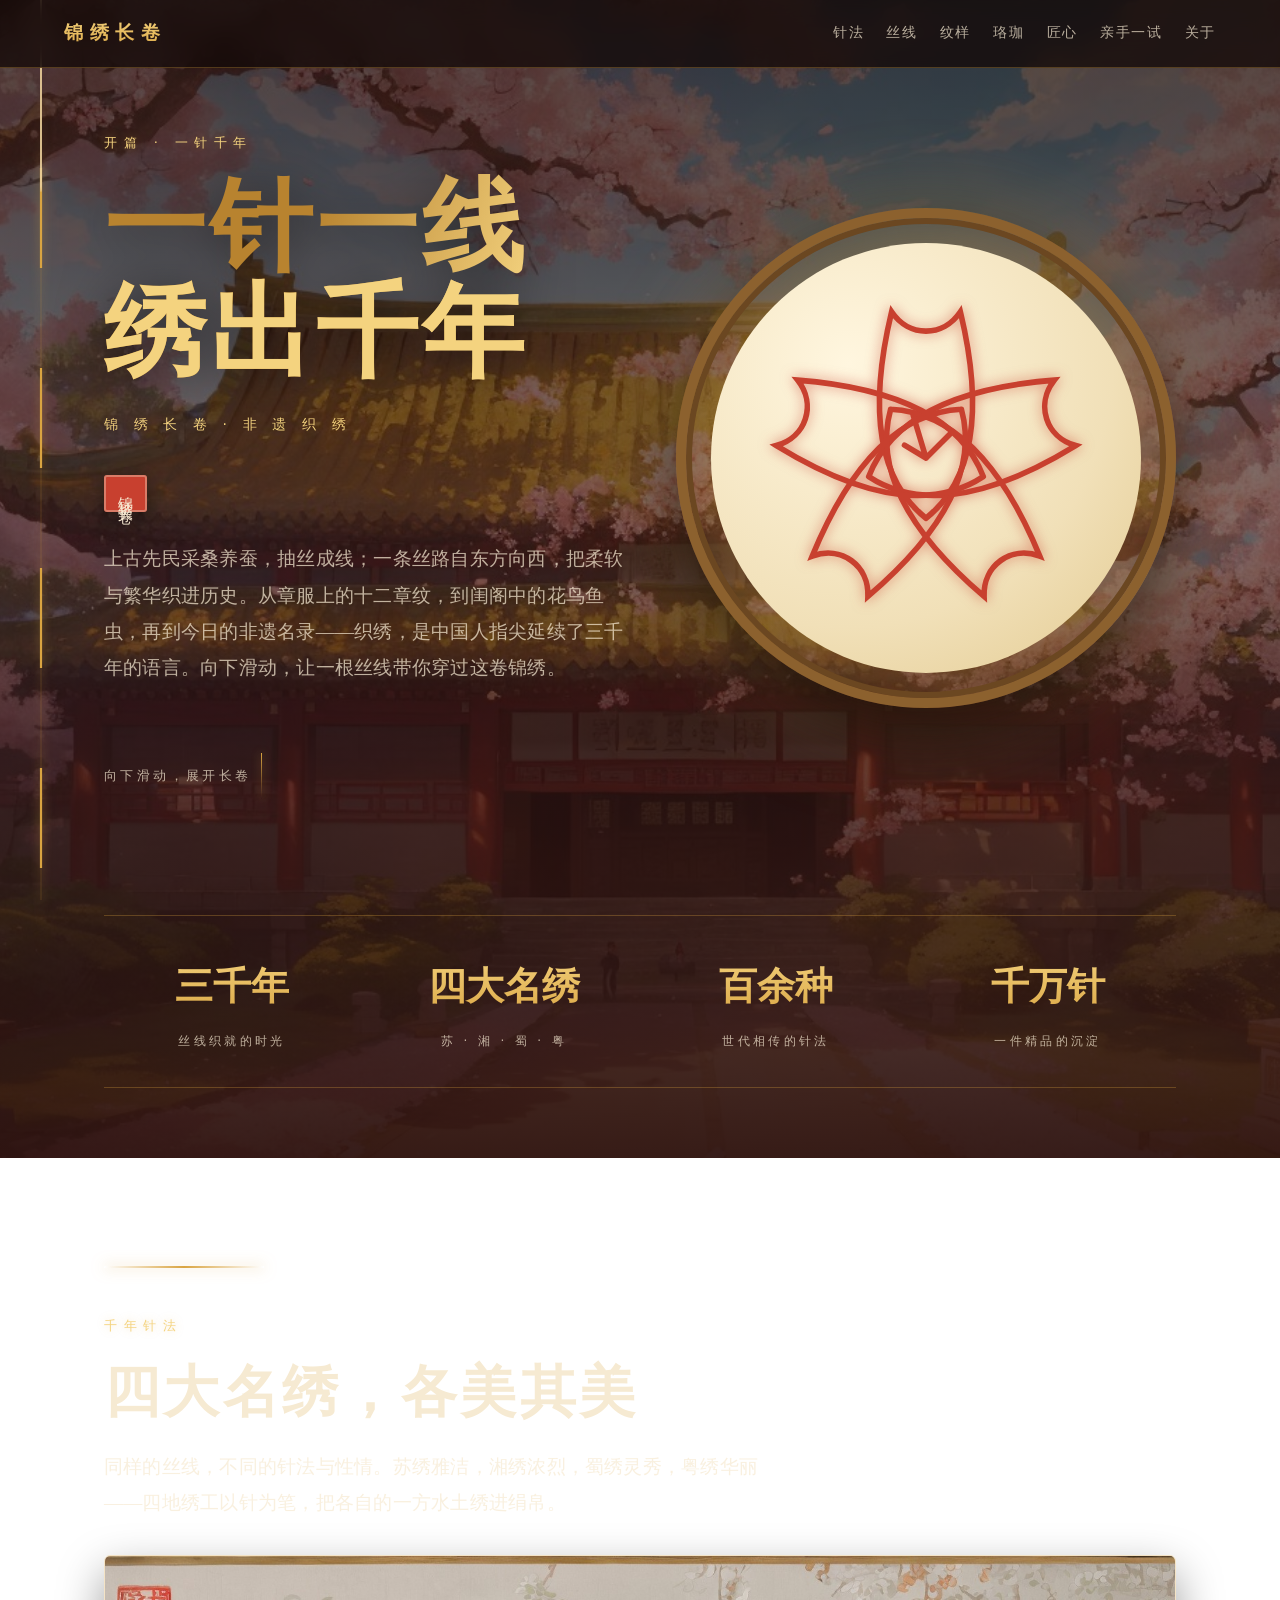
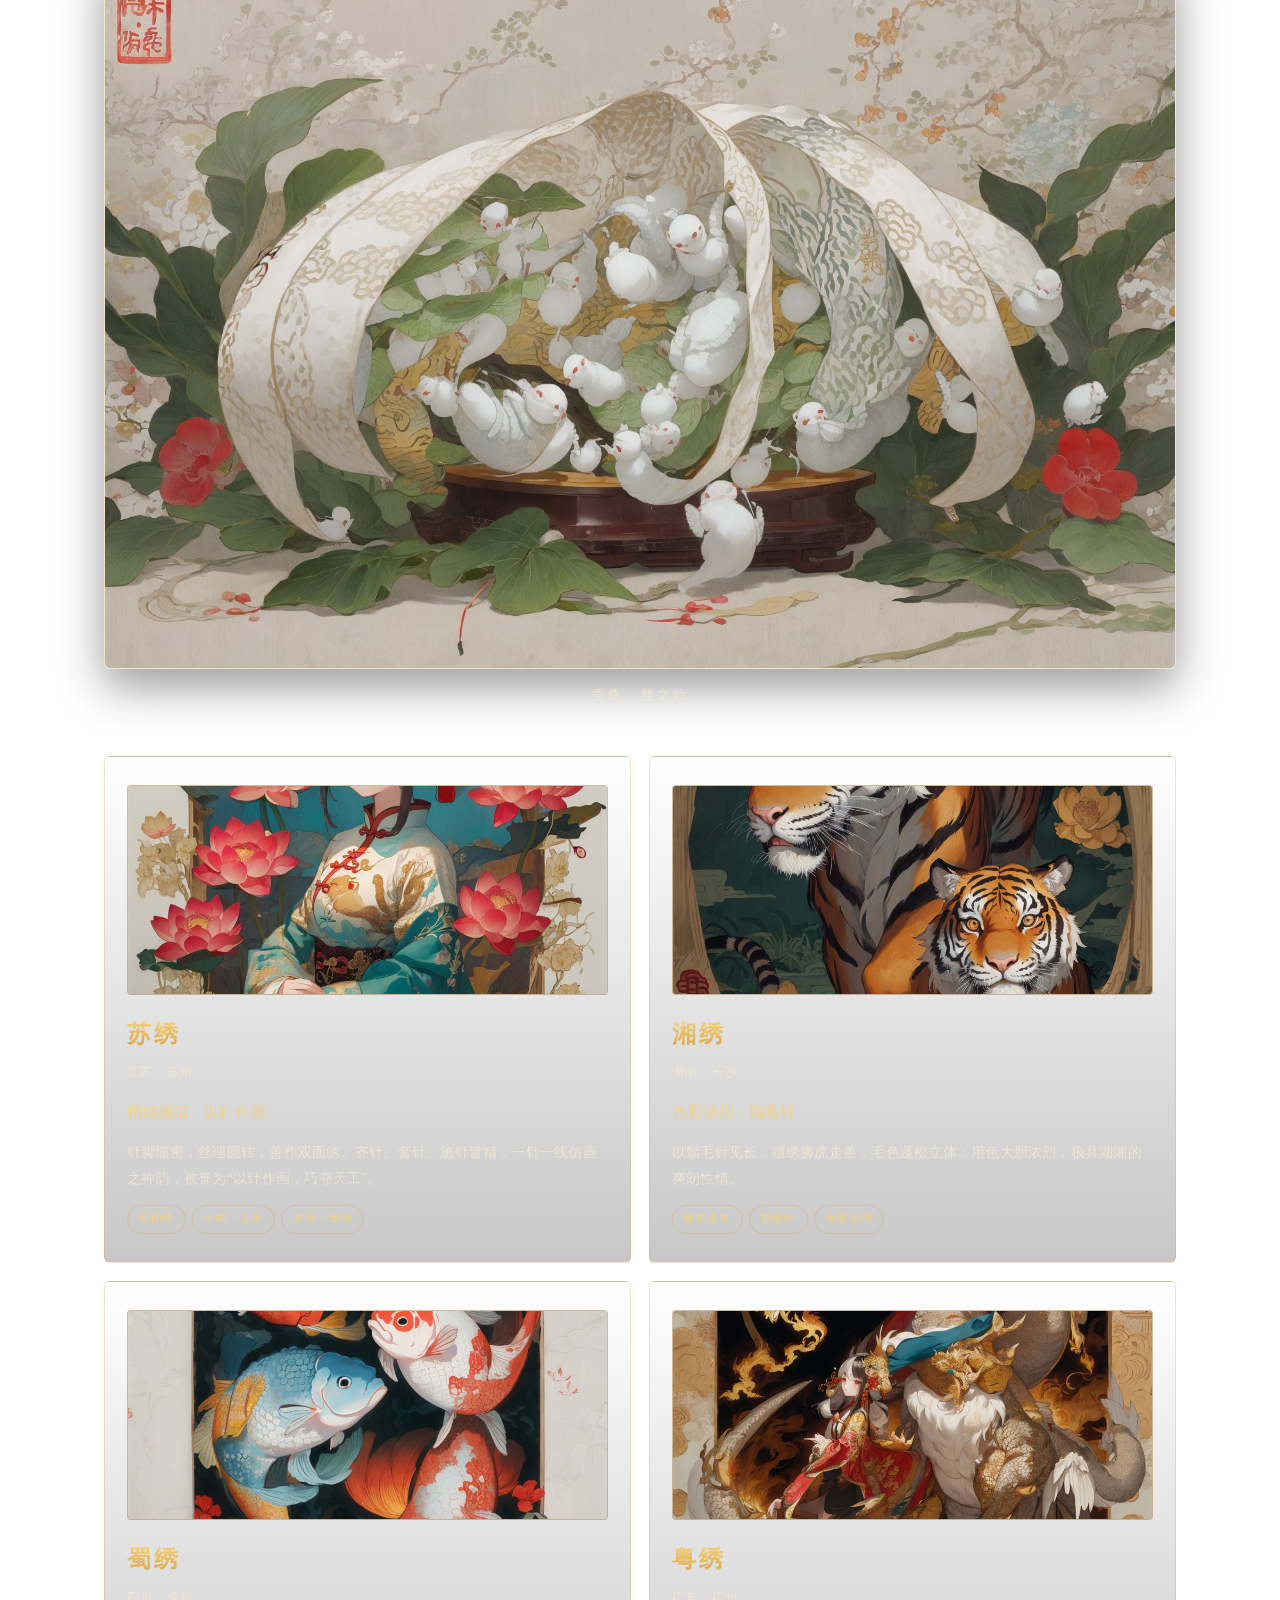
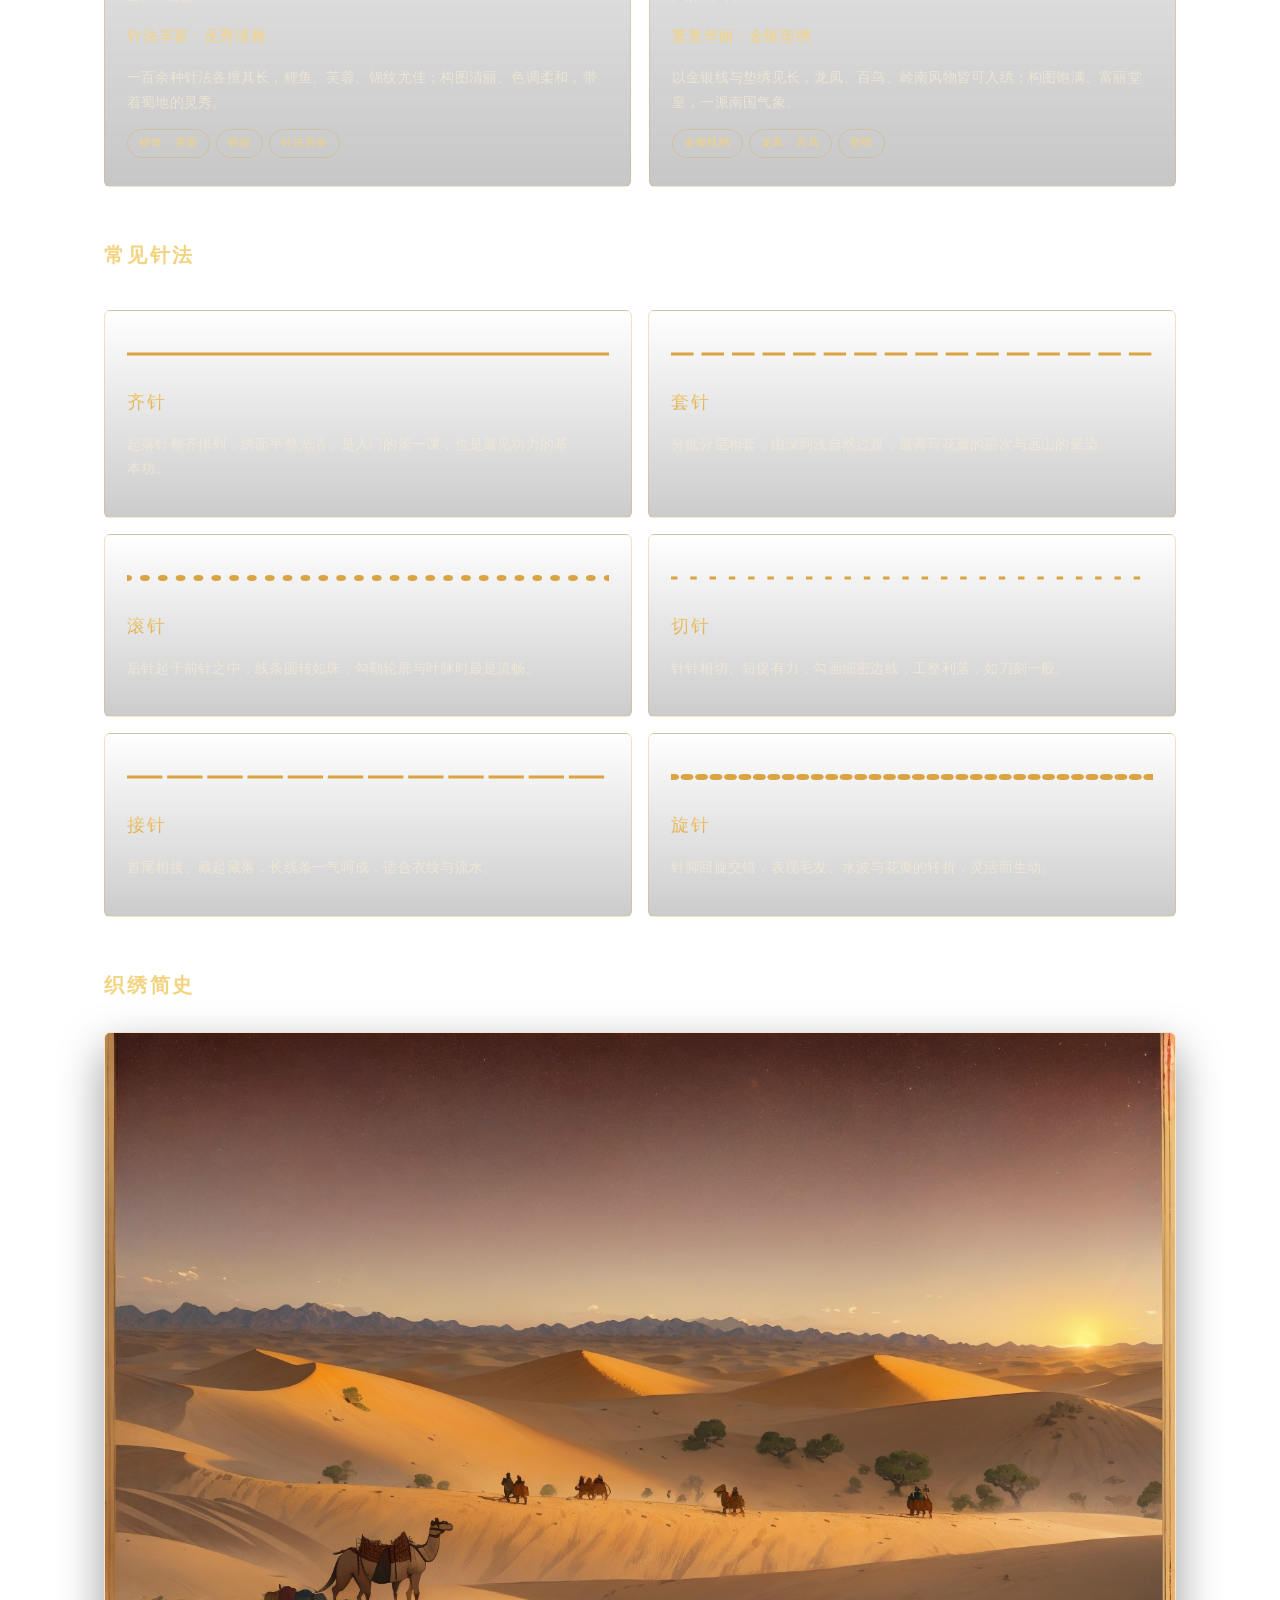
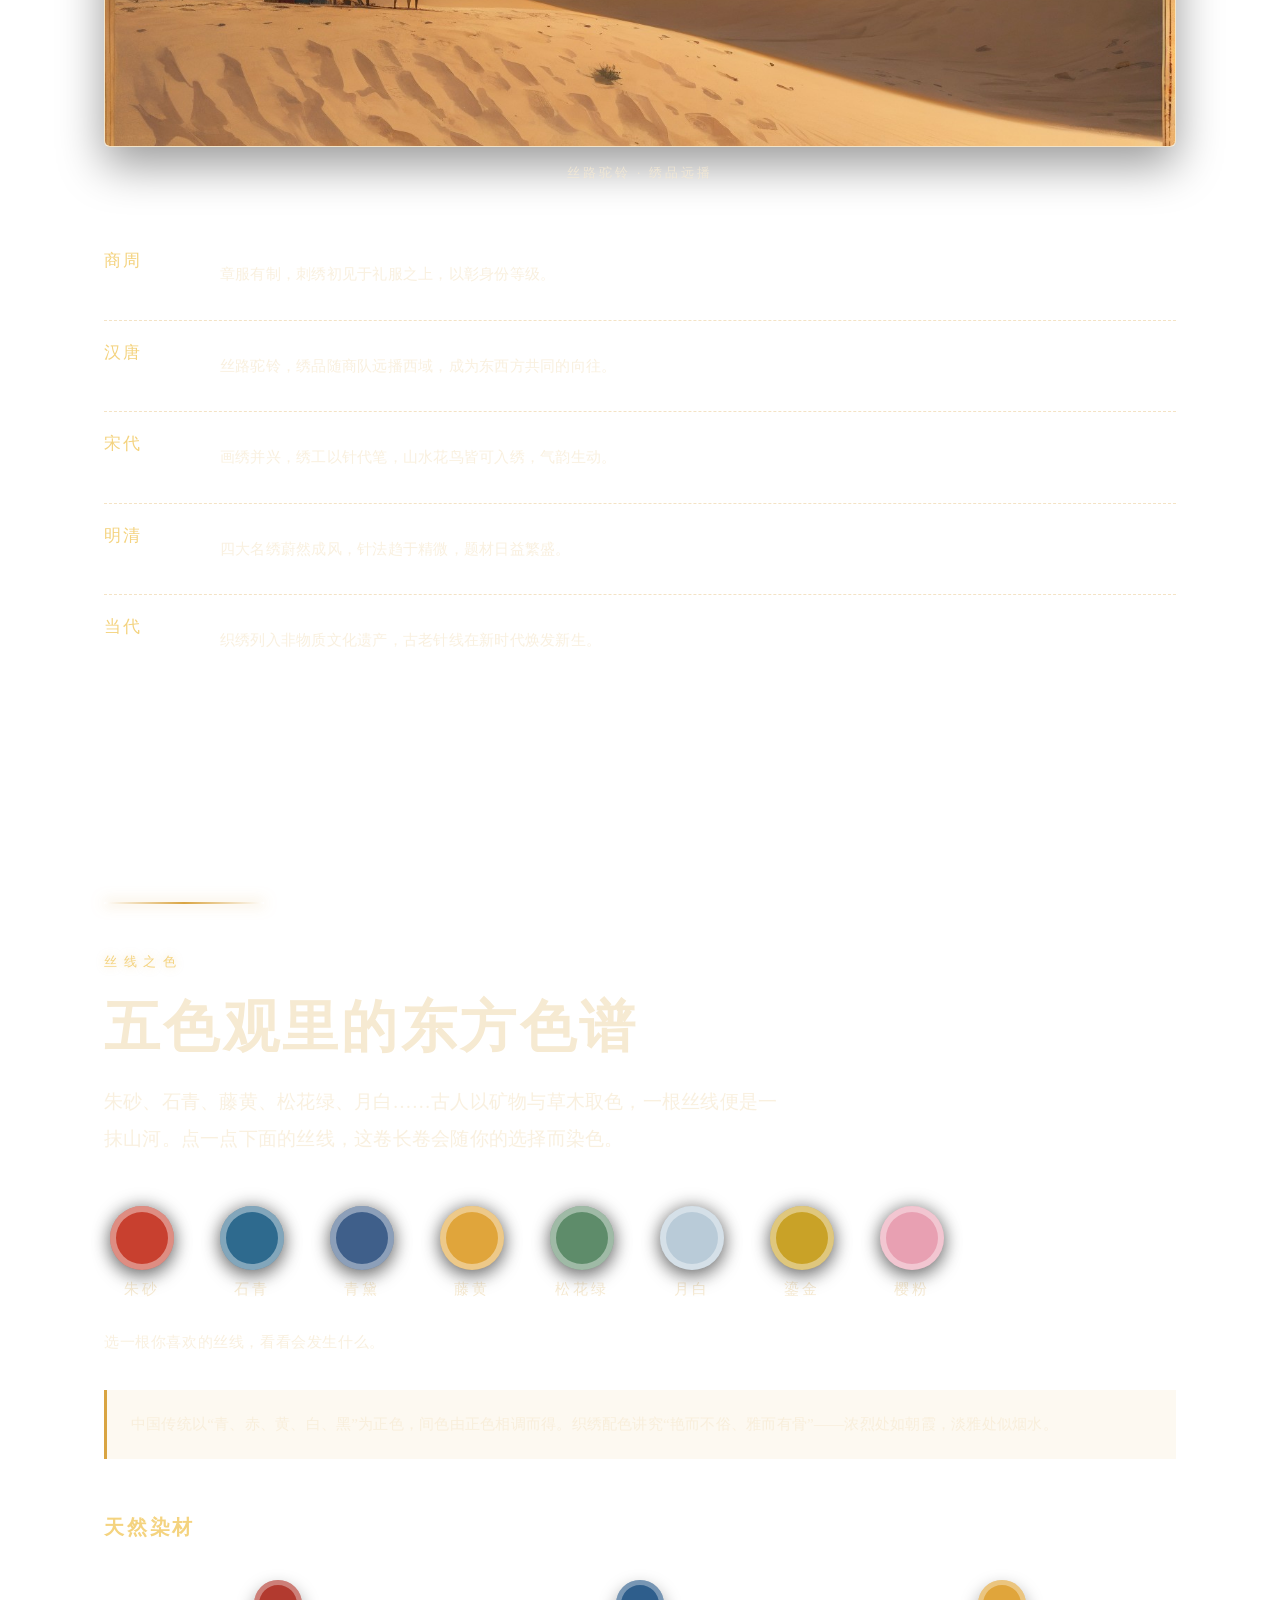
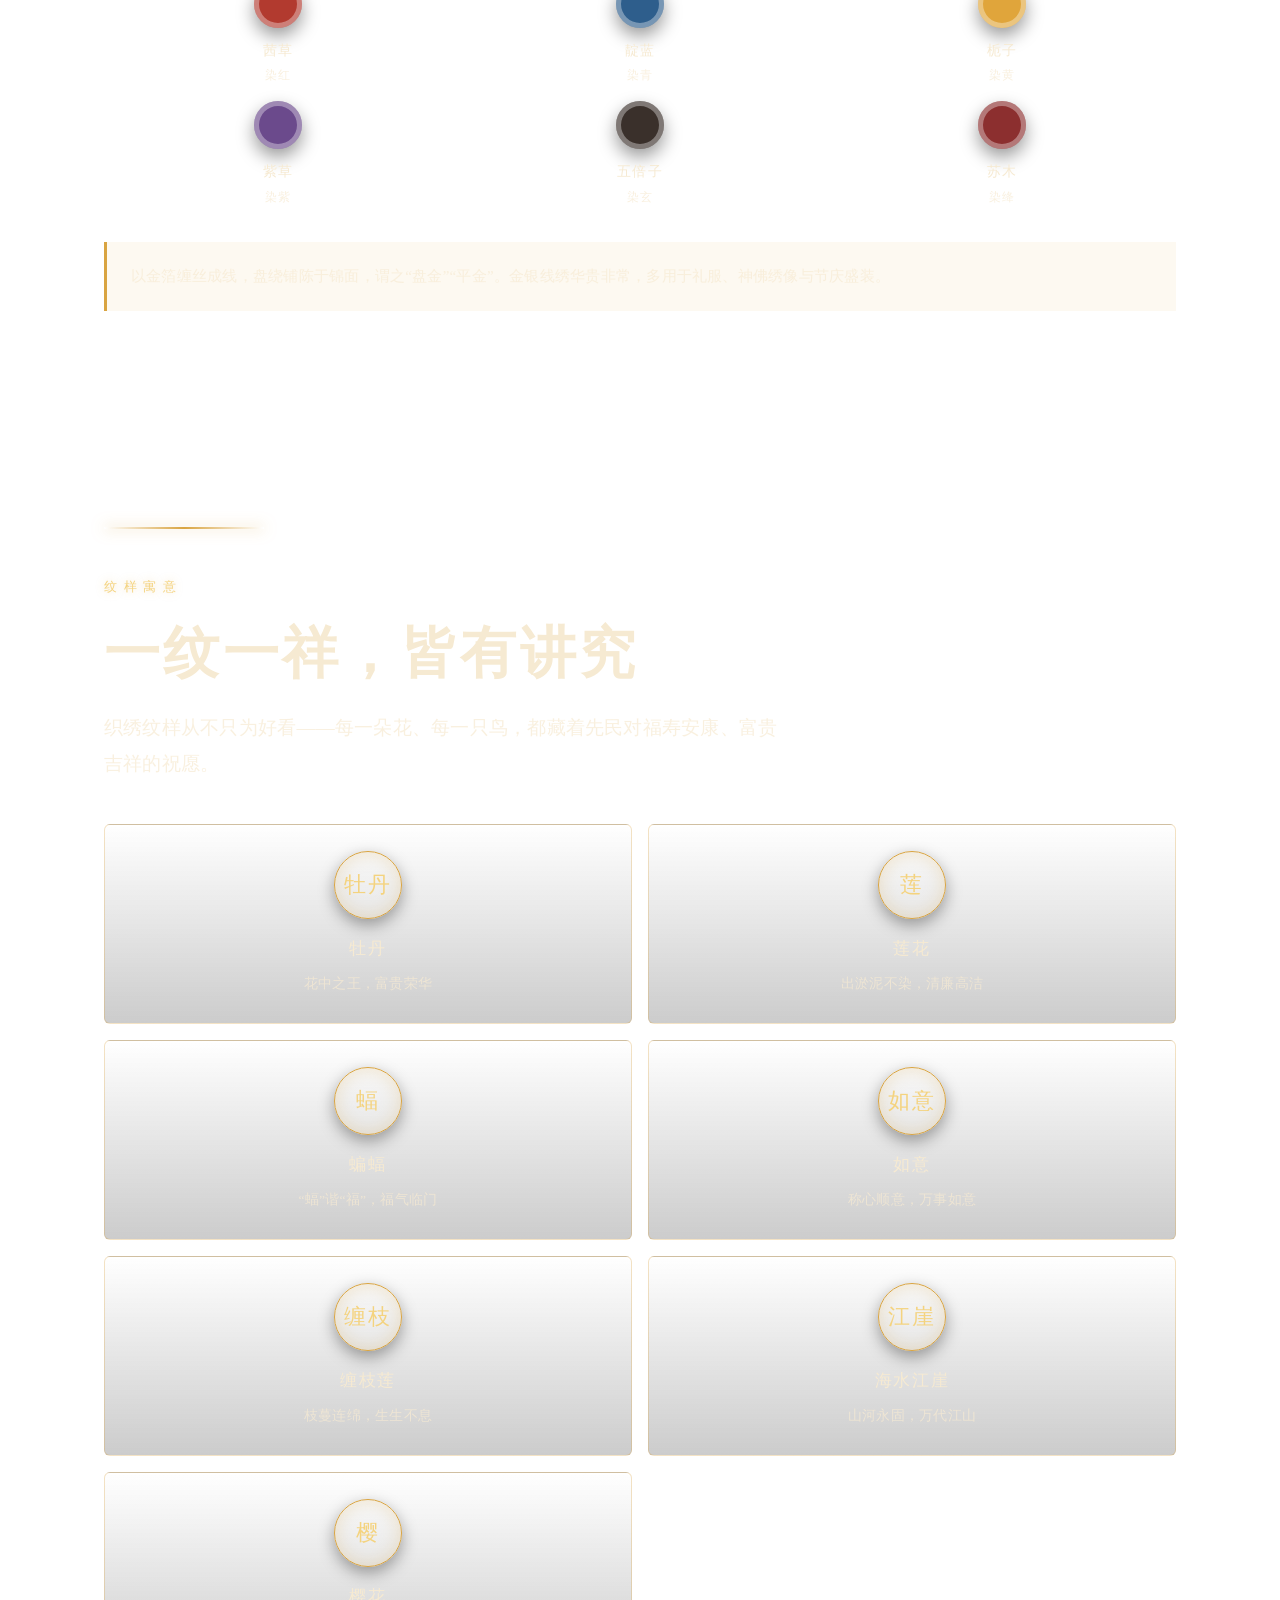
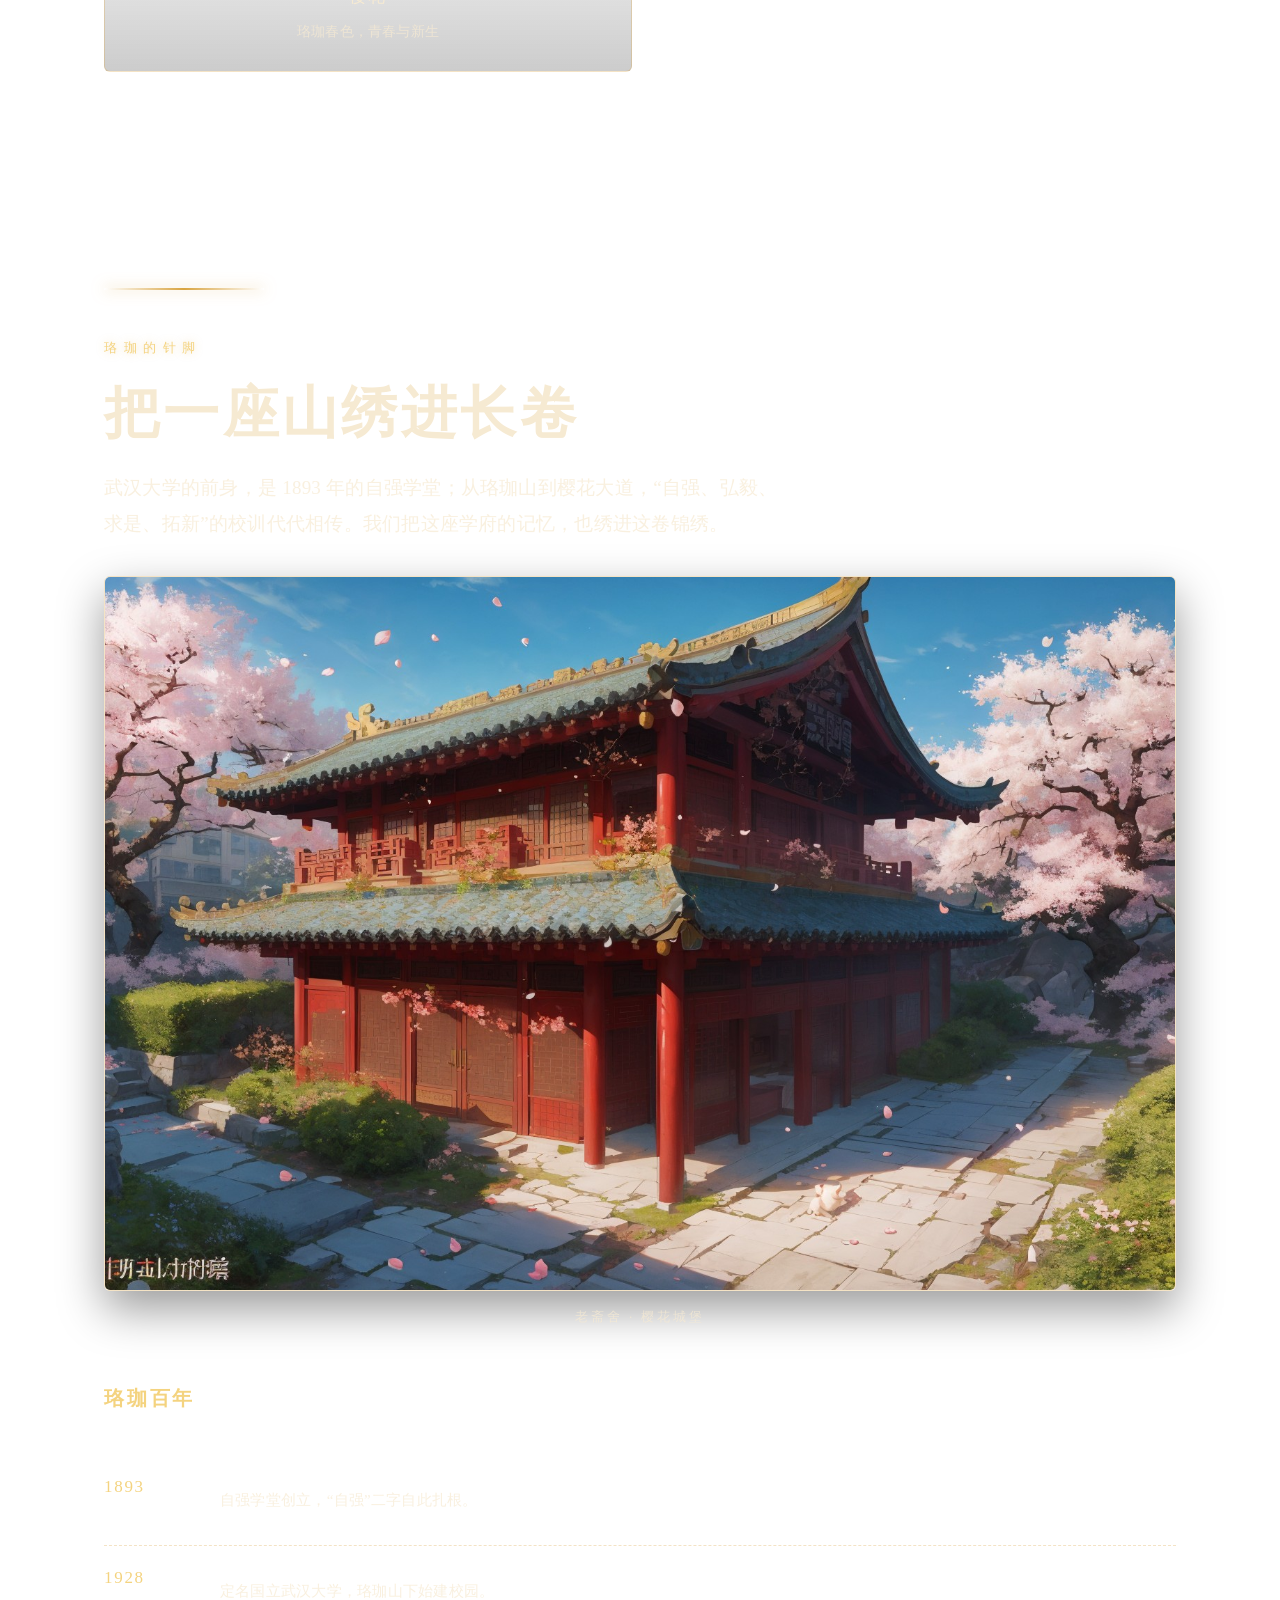
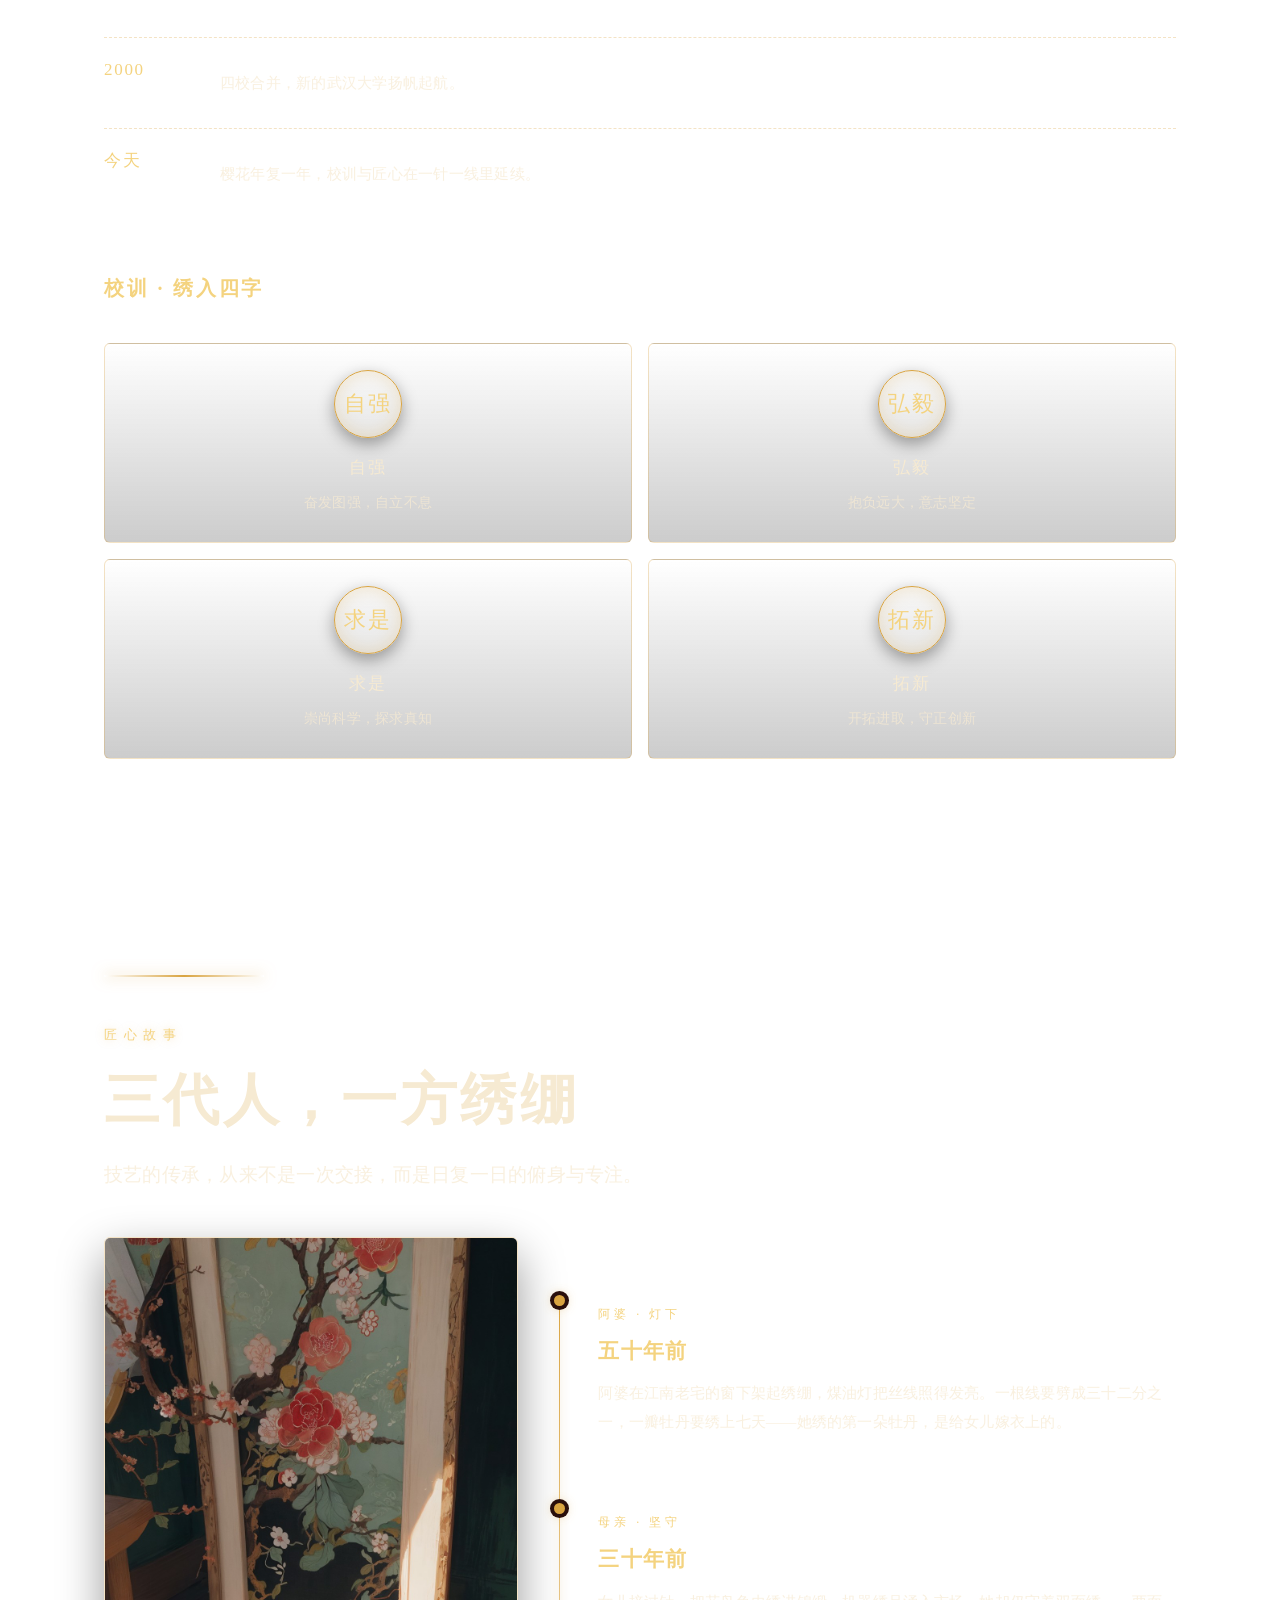
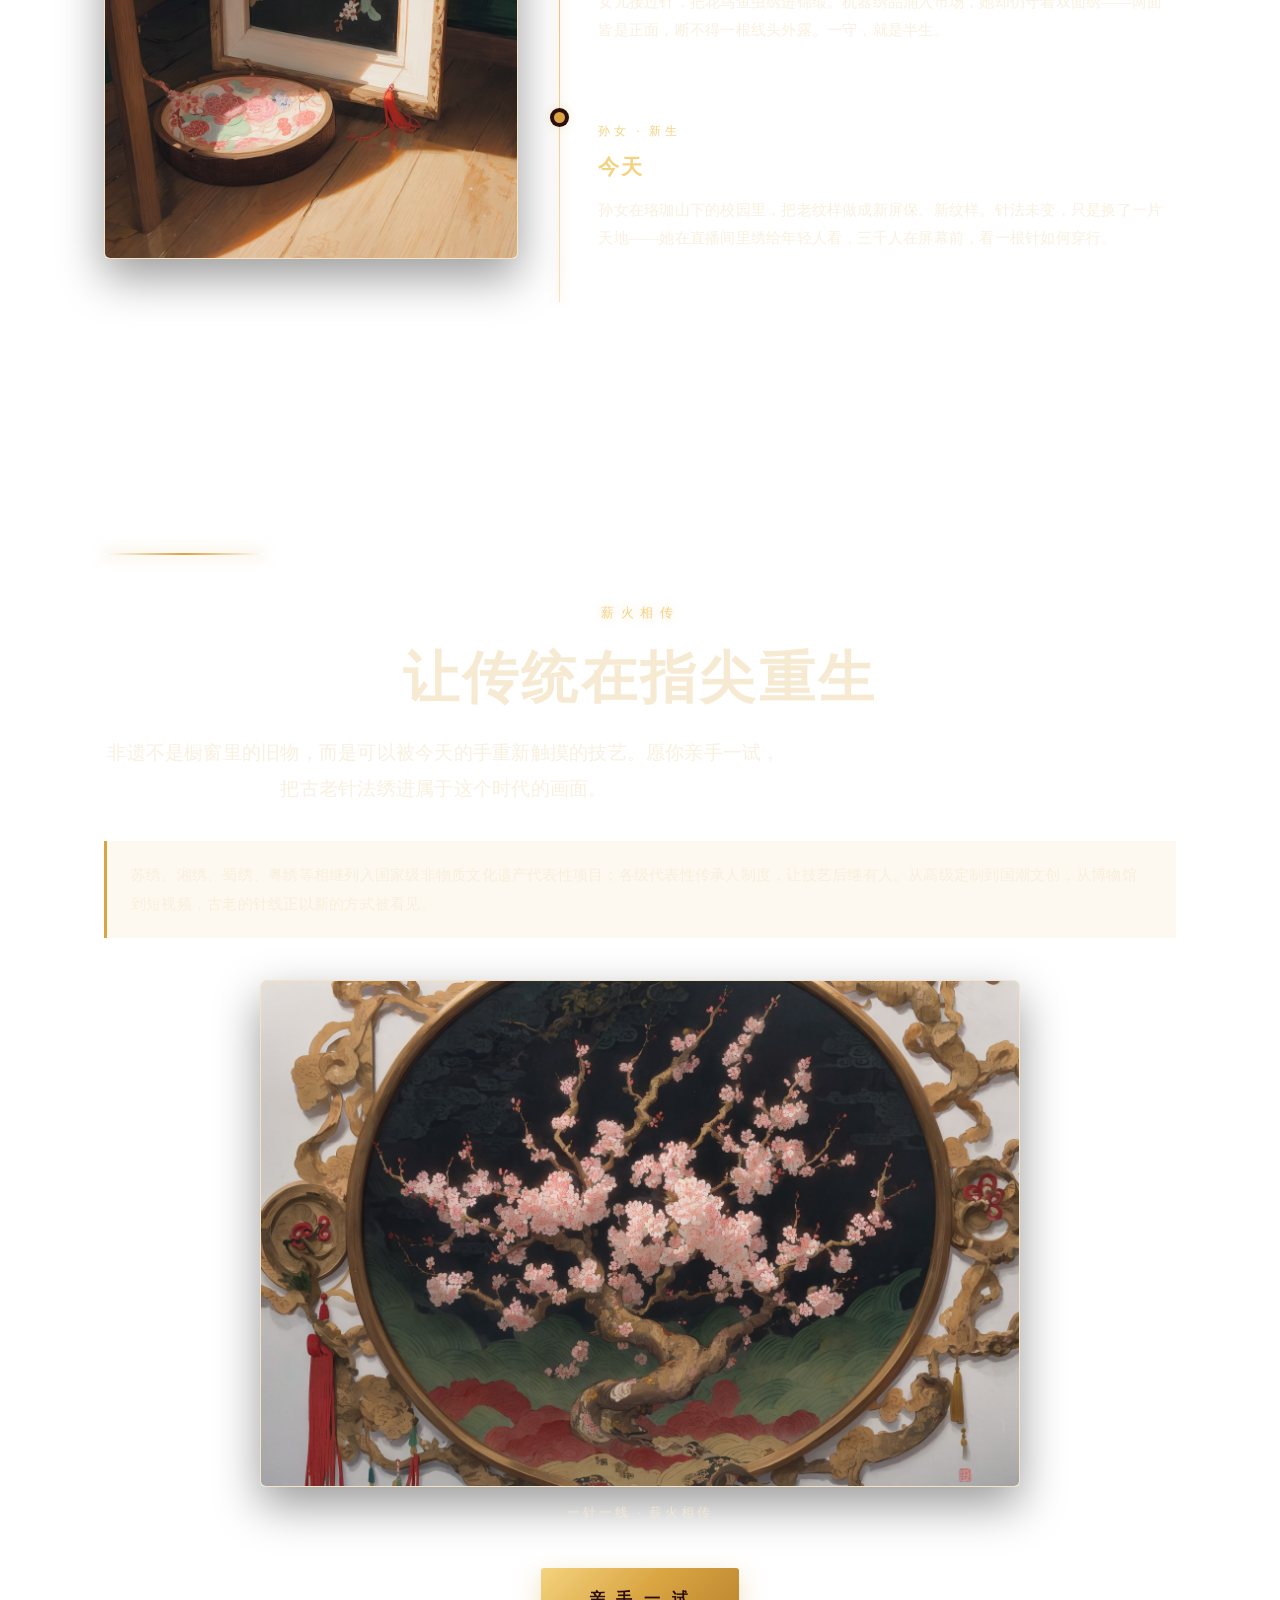
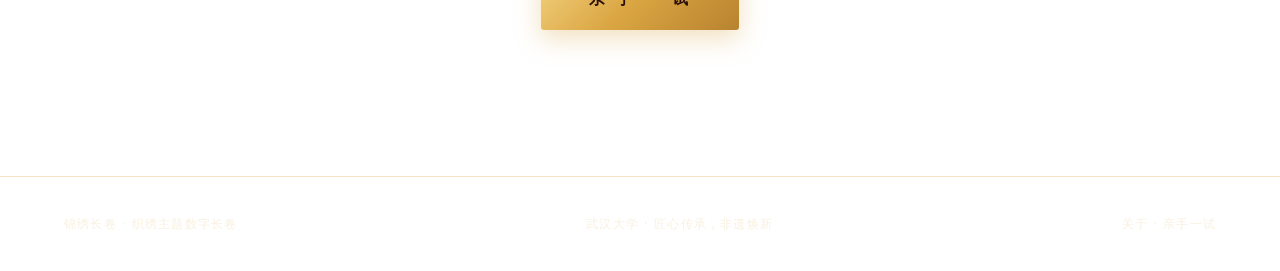
<file: index.html>
<!doctype html>
<html lang="zh-CN">
<head>
  <meta charset="utf-8">
  <meta name="viewport" content="width=device-width, initial-scale=1">
  <meta name="description" content="锦绣长卷 —— 一针一线，绣出千年。织绣主题数字长卷。">
  <title>锦绣长卷 · 一针一线绣千年</title>
  <link rel="stylesheet" href="assets/css/style.css">
</head>
<body>
  <header class="nav">
    <a class="nav__brand" href="#opening">锦绣长卷</a>
    <nav class="nav__links">
      <a href="#needlework">针法</a>
      <a href="#colors">丝线</a>
      <a href="#motifs">纹样</a>
      <a href="#whu">珞珈</a>
      <a href="#story">匠心</a>
      <a href="interactive.html">亲手一试</a>
      <a href="about.html">关于</a>
    </nav>
  </header>

  <div class="stitch" aria-hidden="true">
    <svg viewBox="0 0 26 100" preserveAspectRatio="none">
      <line class="stitch__track" x1="13" y1="0" x2="13" y2="100" vector-effect="non-scaling-stroke"></line>
      <line class="stitch__thread" id="stitchThread" x1="13" y1="0" x2="13" y2="100" pathLength="1" vector-effect="non-scaling-stroke"></line>
      <g class="stitch__needle" id="stitchNeedle" transform="translate(13 0)">
        <circle cx="0" cy="-12" r="3.2" fill="none" stroke="#9a927f" stroke-width="1.4"></circle>
        <line x1="0" y1="-8" x2="0" y2="14" stroke="#9a927f" stroke-width="1.8" stroke-linecap="round"></line>
        <path d="M0 -12 C 5 -18 7 -26 4 -32" fill="none" stroke="#9a927f" stroke-width="1.2" opacity="0.7"></path>
      </g>
    </svg>
  </div>

  <main>
    <!-- 开篇 -->
    <section id="opening" class="chapter hero">
      <div class="hero__bg" aria-hidden="true"></div>
      <div class="sakura" aria-hidden="true">
        <span class="sakura-petal" style="left:8%; --dx:10vw; --dur:11s; --delay:0s"></span>
        <span class="sakura-petal" style="left:22%; --dx:-7vw; --dur:13s; --delay:2.4s"></span>
        <span class="sakura-petal" style="left:36%; --dx:8vw; --dur:12s; --delay:0.8s"></span>
        <span class="sakura-petal" style="left:50%; --dx:9vw; --dur:10s; --delay:1.1s"></span>
        <span class="sakura-petal" style="left:64%; --dx:-10vw; --dur:14s; --delay:3.2s"></span>
        <span class="sakura-petal" style="left:78%; --dx:6vw; --dur:12s; --delay:0.6s"></span>
        <span class="sakura-petal" style="left:88%; --dx:-8vw; --dur:15s; --delay:2s"></span>
      </div>
      <div class="hero__inner">
        <div>
          <p class="chapter__lead">开篇 · 一针千年</p>
          <h1 class="hero__title">一针一线<br><em>绣出千年</em></h1>
          <p class="hero__sub">锦 绣 长 卷 · 非 遗 织 绣</p>
          <span class="hero__seal">锦绣长卷</span>
          <p class="chapter__body">上古先民采桑养蚕，抽丝成线；一条丝路自东方向西，把柔软与繁华织进历史。从章服上的十二章纹，到闺阁中的花鸟鱼虫，再到今日的非遗名录——织绣，是中国人指尖延续了三千年的语言。向下滑动，让一根丝线带你穿过这卷锦绣。</p>
          <span class="hero__scroll">向下滑动，展开长卷</span>
        </div>
        <div class="hoop" aria-hidden="true">
          <div class="hoop__ring"></div>
          <div class="hoop__cloth">
            <svg viewBox="0 0 200 200">
              <g class="hoop__stitch" fill="none" stroke-linecap="round">
                <g transform="rotate(0 100 100)"><path d="M100 128 C 80 112 72 82 84 32 C 92 44 108 44 116 32 C 128 82 120 112 100 128 Z"></path></g>
                <g transform="rotate(72 100 100)"><path d="M100 128 C 80 112 72 82 84 32 C 92 44 108 44 116 32 C 128 82 120 112 100 128 Z"></path></g>
                <g transform="rotate(144 100 100)"><path d="M100 128 C 80 112 72 82 84 32 C 92 44 108 44 116 32 C 128 82 120 112 100 128 Z"></path></g>
                <g transform="rotate(216 100 100)"><path d="M100 128 C 80 112 72 82 84 32 C 92 44 108 44 116 32 C 128 82 120 112 100 128 Z"></path></g>
                <g transform="rotate(288 100 100)"><path d="M100 128 C 80 112 72 82 84 32 C 92 44 108 44 116 32 C 128 82 120 112 100 128 Z"></path></g>
                <path d="M100 100 L94 80 M100 100 L112 88 M100 100 L90 94"></path>
              </g>
            </svg>
          </div>
        </div>
        <div class="stats">
          <div class="stat"><div class="stat__num">三千年</div><div class="stat__label">丝线织就的时光</div></div>
          <div class="stat"><div class="stat__num">四大名绣</div><div class="stat__label">苏 · 湘 · 蜀 · 粤</div></div>
          <div class="stat"><div class="stat__num">百余种</div><div class="stat__label">世代相传的针法</div></div>
          <div class="stat"><div class="stat__num">千万针</div><div class="stat__label">一件精品的沉淀</div></div>
        </div>
      </div>
    </section>

    <!-- 千年针法 -->
    <section id="needlework" class="chapter reveal">
      <p class="chapter__lead">千年针法</p>
      <h2 class="chapter__title">四大名绣，各美其美</h2>
      <p class="chapter__body">同样的丝线，不同的针法与性情。苏绣雅洁，湘绣浓烈，蜀绣灵秀，粤绣华丽——四地绣工以针为笔，把各自的一方水土绣进绢帛。</p>
      <figure class="wide-fig">
        <img src="assets/img/cansang.jpg" alt="蚕桑起源 · 丝之始" loading="lazy">
        <figcaption class="fig-cap">蚕桑 · 丝之始</figcaption>
      </figure>
      <div class="schools">
        <article class="school">
          <img class="school__img" src="assets/img/suxiu.jpg" alt="苏绣 · 双面绣金鱼" loading="lazy">
          <h3 class="school__name">苏绣</h3>
          <p class="school__region">江苏 · 苏州</p>
          <p class="school__trait">精细雅洁 · 以针作画</p>
          <p class="school__desc">针脚细密，丝理圆转，善作双面绣。齐针、套针、施针皆精，一针一线仿画之神韵，被誉为“以针作画，巧夺天工”。</p>
          <div class="school__tags"><span class="school__tag">双面绣</span><span class="school__tag">小猫 · 金鱼</span><span class="school__tag">齐针 · 套针</span></div>
        </article>
        <article class="school">
          <img class="school__img" src="assets/img/xiangxiu.jpg" alt="湘绣 · 鬅毛针狮虎" loading="lazy">
          <h3 class="school__name">湘绣</h3>
          <p class="school__region">湖南 · 长沙</p>
          <p class="school__trait">色彩浓烈 · 鬅毛针</p>
          <p class="school__desc">以鬅毛针见长，擅绣狮虎走兽，毛色蓬松立体；用色大胆浓烈，极具湖湘的爽朗性情。</p>
          <div class="school__tags"><span class="school__tag">狮虎走兽</span><span class="school__tag">鬅毛针</span><span class="school__tag">色彩浓烈</span></div>
        </article>
        <article class="school">
          <img class="school__img" src="assets/img/shuxiu.jpg" alt="蜀绣 · 鲤鱼芙蓉" loading="lazy">
          <h3 class="school__name">蜀绣</h3>
          <p class="school__region">四川 · 成都</p>
          <p class="school__trait">针法丰富 · 灵秀清雅</p>
          <p class="school__desc">一百余种针法各擅其长，鲤鱼、芙蓉、锦纹尤佳；构图清丽、色调柔和，带着蜀地的灵秀。</p>
          <div class="school__tags"><span class="school__tag">鲤鱼 · 芙蓉</span><span class="school__tag">锦纹</span><span class="school__tag">针法百余</span></div>
        </article>
        <article class="school">
          <img class="school__img" src="assets/img/yuexiu.jpg" alt="粤绣 · 金银线龙凤" loading="lazy">
          <h3 class="school__name">粤绣</h3>
          <p class="school__region">广东 · 广州</p>
          <p class="school__trait">繁复华丽 · 金银垫绣</p>
          <p class="school__desc">以金银线与垫绣见长，龙凤、百鸟、岭南风物皆可入绣；构图饱满、富丽堂皇，一派南国气象。</p>
          <div class="school__tags"><span class="school__tag">金银线绣</span><span class="school__tag">龙凤 · 百鸟</span><span class="school__tag">垫绣</span></div>
        </article>
      </div>

      <h3 class="subhead">常见针法</h3>
      <div class="stitches">
        <div class="stitch-card">
          <div class="stitch-card__demo"><svg viewBox="0 0 300 18" preserveAspectRatio="none"><line x1="0" y1="9" x2="300" y2="9" stroke="#D9A441" stroke-width="3"/></svg></div>
          <div class="stitch-card__name">齐针</div>
          <p class="stitch-card__desc">起落针整齐排列，绣面平整光洁，是入门的第一课，也是最见功力的基本功。</p>
        </div>
        <div class="stitch-card">
          <div class="stitch-card__demo"><svg viewBox="0 0 300 18" preserveAspectRatio="none"><line x1="0" y1="9" x2="300" y2="9" stroke="#D9A441" stroke-width="3" stroke-dasharray="14 5"/></svg></div>
          <div class="stitch-card__name">套针</div>
          <p class="stitch-card__desc">分批分层相套，由深到浅自然过渡，最善写花瓣的层次与远山的晕染。</p>
        </div>
        <div class="stitch-card">
          <div class="stitch-card__demo"><svg viewBox="0 0 300 18" preserveAspectRatio="none"><line x1="0" y1="9" x2="300" y2="9" stroke="#D9A441" stroke-width="6" stroke-linecap="round" stroke-dasharray="0.1 11"/></svg></div>
          <div class="stitch-card__name">滚针</div>
          <p class="stitch-card__desc">后针起于前针之中，线条圆转如珠，勾勒轮廓与叶脉时最是流畅。</p>
        </div>
        <div class="stitch-card">
          <div class="stitch-card__demo"><svg viewBox="0 0 300 18" preserveAspectRatio="none"><line x1="0" y1="9" x2="300" y2="9" stroke="#D9A441" stroke-width="3" stroke-dasharray="4 8"/></svg></div>
          <div class="stitch-card__name">切针</div>
          <p class="stitch-card__desc">针针相切、短促有力，勾画细密边线，工整利落，如刀刻一般。</p>
        </div>
        <div class="stitch-card">
          <div class="stitch-card__demo"><svg viewBox="0 0 300 18" preserveAspectRatio="none"><line x1="0" y1="9" x2="300" y2="9" stroke="#D9A441" stroke-width="3" stroke-dasharray="22 3"/></svg></div>
          <div class="stitch-card__name">接针</div>
          <p class="stitch-card__desc">首尾相接、藏起藏落，长线条一气呵成，适合衣纹与流水。</p>
        </div>
        <div class="stitch-card">
          <div class="stitch-card__demo"><svg viewBox="0 0 300 18" preserveAspectRatio="none"><line x1="0" y1="9" x2="300" y2="9" stroke="#D9A441" stroke-width="6" stroke-linecap="round" stroke-dasharray="2 7"/></svg></div>
          <div class="stitch-card__name">旋针</div>
          <p class="stitch-card__desc">针脚回旋交错，表现毛发、水波与花瓣的转折，灵活而生动。</p>
        </div>
      </div>

      <h3 class="subhead">织绣简史</h3>
      <figure class="wide-fig">
        <img src="assets/img/sichou.jpg" alt="丝路驼队" loading="lazy">
        <figcaption class="fig-cap">丝路驼铃 · 绣品远播</figcaption>
      </figure>
      <div class="timeline">
        <div class="timeline__item"><div class="timeline__era">商周</div><p class="timeline__text">章服有制，刺绣初见于礼服之上，以彰身份等级。</p></div>
        <div class="timeline__item"><div class="timeline__era">汉唐</div><p class="timeline__text">丝路驼铃，绣品随商队远播西域，成为东西方共同的向往。</p></div>
        <div class="timeline__item"><div class="timeline__era">宋代</div><p class="timeline__text">画绣并兴，绣工以针代笔，山水花鸟皆可入绣，气韵生动。</p></div>
        <div class="timeline__item"><div class="timeline__era">明清</div><p class="timeline__text">四大名绣蔚然成风，针法趋于精微，题材日益繁盛。</p></div>
        <div class="timeline__item"><div class="timeline__era">当代</div><p class="timeline__text">织绣列入非物质文化遗产，古老针线在新时代焕发新生。</p></div>
      </div>
    </section>

    <!-- 丝线之色 -->
    <section id="colors" class="chapter reveal">
      <p class="chapter__lead">丝线之色</p>
      <h2 class="chapter__title">五色观里的东方色谱</h2>
      <p class="chapter__body">朱砂、石青、藤黄、松花绿、月白……古人以矿物与草木取色，一根丝线便是一抹山河。点一点下面的丝线，这卷长卷会随你的选择而染色。</p>
      <div class="threads" id="threadList">
        <button class="thread-swatch" data-hex="#C8402F" data-note="宫墙与嫁衣的红，热烈而庄重">
          <span class="thread-swatch__spool" style="background:#C8402F"></span>
          <span class="thread-swatch__name">朱砂</span>
        </button>
        <button class="thread-swatch" data-hex="#2E6A8E" data-note="青绿山水的底色，沉稳辽远">
          <span class="thread-swatch__spool" style="background:#2E6A8E"></span>
          <span class="thread-swatch__name">石青</span>
        </button>
        <button class="thread-swatch" data-hex="#3F5F8A" data-note="远山如黛，静谧深沉">
          <span class="thread-swatch__spool" style="background:#3F5F8A"></span>
          <span class="thread-swatch__name">青黛</span>
        </button>
        <button class="thread-swatch" data-hex="#E0A53B" data-note="明亮如秋，取自藤汁的暖黄">
          <span class="thread-swatch__spool" style="background:#E0A53B"></span>
          <span class="thread-swatch__name">藤黄</span>
        </button>
        <button class="thread-swatch" data-hex="#5E8C6A" data-note="江南草木的生机，清润宜人">
          <span class="thread-swatch__spool" style="background:#5E8C6A"></span>
          <span class="thread-swatch__name">松花绿</span>
        </button>
        <button class="thread-swatch" data-hex="#B9CBD8" data-note="月光下的留白，素净清雅">
          <span class="thread-swatch__spool" style="background:#B9CBD8"></span>
          <span class="thread-swatch__name">月白</span>
        </button>
        <button class="thread-swatch" data-hex="#C9A227" data-note="点睛之笔，华贵而不喧宾">
          <span class="thread-swatch__spool" style="background:#C9A227"></span>
          <span class="thread-swatch__name">鎏金</span>
        </button>
        <button class="thread-swatch" data-hex="#E8A0B2" data-note="珞珈春樱，温柔而明丽">
          <span class="thread-swatch__spool" style="background:#E8A0B2"></span>
          <span class="thread-swatch__name">樱粉</span>
        </button>
      </div>
      <p class="thread-note" id="threadNote">选一根你喜欢的丝线，看看会发生什么。</p>

      <div class="note-box">中国传统以“青、赤、黄、白、黑”为正色，间色由正色相调而得。织绣配色讲究“艳而不俗、雅而有骨”——浓烈处如朝霞，淡雅处似烟水。</div>

      <h3 class="subhead">天然染材</h3>
      <div class="dyes">
        <div class="dye"><div class="dye__chip" style="background:#B23A2F"></div><div class="dye__name">茜草</div><div class="dye__color">染红</div></div>
        <div class="dye"><div class="dye__chip" style="background:#2E5E8C"></div><div class="dye__name">靛蓝</div><div class="dye__color">染青</div></div>
        <div class="dye"><div class="dye__chip" style="background:#E0A53B"></div><div class="dye__name">栀子</div><div class="dye__color">染黄</div></div>
        <div class="dye"><div class="dye__chip" style="background:#6B4A8C"></div><div class="dye__name">紫草</div><div class="dye__color">染紫</div></div>
        <div class="dye"><div class="dye__chip" style="background:#3A302B"></div><div class="dye__name">五倍子</div><div class="dye__color">染玄</div></div>
        <div class="dye"><div class="dye__chip" style="background:#8C2F2F"></div><div class="dye__name">苏木</div><div class="dye__color">染绛</div></div>
      </div>

      <div class="note-box">以金箔缠丝成线，盘绕铺陈于锦面，谓之“盘金”“平金”。金银线绣华贵非常，多用于礼服、神佛绣像与节庆盛装。</div>
    </section>

    <!-- 纹样寓意 -->
    <section id="motifs" class="chapter reveal">
      <p class="chapter__lead">纹样寓意</p>
      <h2 class="chapter__title">一纹一祥，皆有讲究</h2>
      <p class="chapter__body">织绣纹样从不只为好看——每一朵花、每一只鸟，都藏着先民对福寿安康、富贵吉祥的祝愿。</p>
      <div class="motifs">
        <div class="motif-card"><div class="motif-card__glyph">牡丹</div><div class="motif-card__name">牡丹</div><div class="motif-card__meaning">花中之王，富贵荣华</div></div>
        <div class="motif-card"><div class="motif-card__glyph">莲</div><div class="motif-card__name">莲花</div><div class="motif-card__meaning">出淤泥不染，清廉高洁</div></div>
        <div class="motif-card"><div class="motif-card__glyph">蝠</div><div class="motif-card__name">蝙蝠</div><div class="motif-card__meaning">“蝠”谐“福”，福气临门</div></div>
        <div class="motif-card"><div class="motif-card__glyph">如意</div><div class="motif-card__name">如意</div><div class="motif-card__meaning">称心顺意，万事如意</div></div>
        <div class="motif-card"><div class="motif-card__glyph">缠枝</div><div class="motif-card__name">缠枝莲</div><div class="motif-card__meaning">枝蔓连绵，生生不息</div></div>
        <div class="motif-card"><div class="motif-card__glyph">江崖</div><div class="motif-card__name">海水江崖</div><div class="motif-card__meaning">山河永固，万代江山</div></div>
        <div class="motif-card"><div class="motif-card__glyph">樱</div><div class="motif-card__name">樱花</div><div class="motif-card__meaning">珞珈春色，青春与新生</div></div>
      </div>
    </section>

    <!-- 珞珈的针脚 -->
    <section id="whu" class="chapter reveal">
      <p class="chapter__lead">珞珈的针脚</p>
      <h2 class="chapter__title">把一座山绣进长卷</h2>
      <p class="chapter__body">武汉大学的前身，是 1893 年的自强学堂；从珞珈山到樱花大道，“自强、弘毅、求是、拓新”的校训代代相传。我们把这座学府的记忆，也绣进这卷锦绣。</p>
      <figure class="wide-fig">
        <img src="assets/img/laozhaishe.jpg" alt="老斋舍 · 樱花城堡" loading="lazy">
        <figcaption class="fig-cap">老斋舍 · 樱花城堡</figcaption>
      </figure>
      <h3 class="subhead">珞珈百年</h3>
      <div class="timeline">
        <div class="timeline__item"><div class="timeline__era">1893</div><p class="timeline__text">自强学堂创立，“自强”二字自此扎根。</p></div>
        <div class="timeline__item"><div class="timeline__era">1928</div><p class="timeline__text">定名国立武汉大学，珞珈山下始建校园。</p></div>
        <div class="timeline__item"><div class="timeline__era">2000</div><p class="timeline__text">四校合并，新的武汉大学扬帆起航。</p></div>
        <div class="timeline__item"><div class="timeline__era">今天</div><p class="timeline__text">樱花年复一年，校训与匠心在一针一线里延续。</p></div>
      </div>
      <h3 class="subhead">校训 · 绣入四字</h3>
      <div class="motifs">
        <div class="motif-card"><div class="motif-card__glyph">自强</div><div class="motif-card__name">自强</div><div class="motif-card__meaning">奋发图强，自立不息</div></div>
        <div class="motif-card"><div class="motif-card__glyph">弘毅</div><div class="motif-card__name">弘毅</div><div class="motif-card__meaning">抱负远大，意志坚定</div></div>
        <div class="motif-card"><div class="motif-card__glyph">求是</div><div class="motif-card__name">求是</div><div class="motif-card__meaning">崇尚科学，探求真知</div></div>
        <div class="motif-card"><div class="motif-card__glyph">拓新</div><div class="motif-card__name">拓新</div><div class="motif-card__meaning">开拓进取，守正创新</div></div>
      </div>
    </section>

    <!-- 匠心故事 -->
    <section id="story" class="chapter reveal">
      <p class="chapter__lead">匠心故事</p>
      <h2 class="chapter__title">三代人，一方绣绷</h2>
      <p class="chapter__body">技艺的传承，从来不是一次交接，而是日复一日的俯身与专注。</p>
      <div class="story-wrap">
        <img class="story-img" src="assets/img/xiuniang.jpg" alt="绣娘伏案" loading="lazy">
        <div class="story">
          <div class="story__item">
            <p class="story__chapter">阿婆 · 灯下</p>
            <h3 class="story__year">五十年前</h3>
            <p class="story__text">阿婆在江南老宅的窗下架起绣绷，煤油灯把丝线照得发亮。一根线要劈成三十二分之一，一瓣牡丹要绣上七天——她绣的第一朵牡丹，是给女儿嫁衣上的。</p>
          </div>
          <div class="story__item">
            <p class="story__chapter">母亲 · 坚守</p>
            <h3 class="story__year">三十年前</h3>
            <p class="story__text">女儿接过针，把花鸟鱼虫绣进锦缎。机器绣品涌入市场，她却仍守着双面绣——两面皆是正面，断不得一根线头外露。一守，就是半生。</p>
          </div>
          <div class="story__item">
            <p class="story__chapter">孙女 · 新生</p>
            <h3 class="story__year">今天</h3>
            <p class="story__text">孙女在珞珈山下的校园里，把老纹样做成新屏保、新纹样。针法未变，只是换了一片天地——她在直播间里绣给年轻人看，三千人在屏幕前，看一根针如何穿行。</p>
          </div>
        </div>
      </div>
    </section>

    <!-- 薪火相传 -->
    <section id="legacy" class="chapter legacy reveal">
      <p class="chapter__lead">薪火相传</p>
      <h2 class="chapter__title">让传统在指尖重生</h2>
      <p class="chapter__body">非遗不是橱窗里的旧物，而是可以被今天的手重新触摸的技艺。愿你亲手一试，把古老针法绣进属于这个时代的画面。</p>
      <div class="note-box" style="text-align:left">苏绣、湘绣、蜀绣、粤绣等相继列入国家级非物质文化遗产代表性项目；各级代表性传承人制度，让技艺后继有人。从高级定制到国潮文创，从博物馆到短视频，古老的针线正以新的方式被看见。</div>
      <figure class="closing-img">
        <img src="assets/img/xinhua.jpg" alt="樱花绣卷" loading="lazy">
        <figcaption class="fig-cap">一针一线 · 薪火相传</figcaption>
      </figure>
      <a class="cta" href="interactive.html">亲 手 一 试</a>
    </section>
  </main>

  <footer class="footer">
    <span>锦绣长卷 · 织绣主题数字长卷</span>
    <span>武汉大学 · 匠心传承，非遗焕新</span>
    <span><a href="about.html">关于</a> · <a href="interactive.html">亲手一试</a></span>
  </footer>

  <button class="to-top" id="toTop" aria-label="回到顶部">↑</button>
  <script src="assets/js/main.js" defer></script>
</body>
</html>
</file>
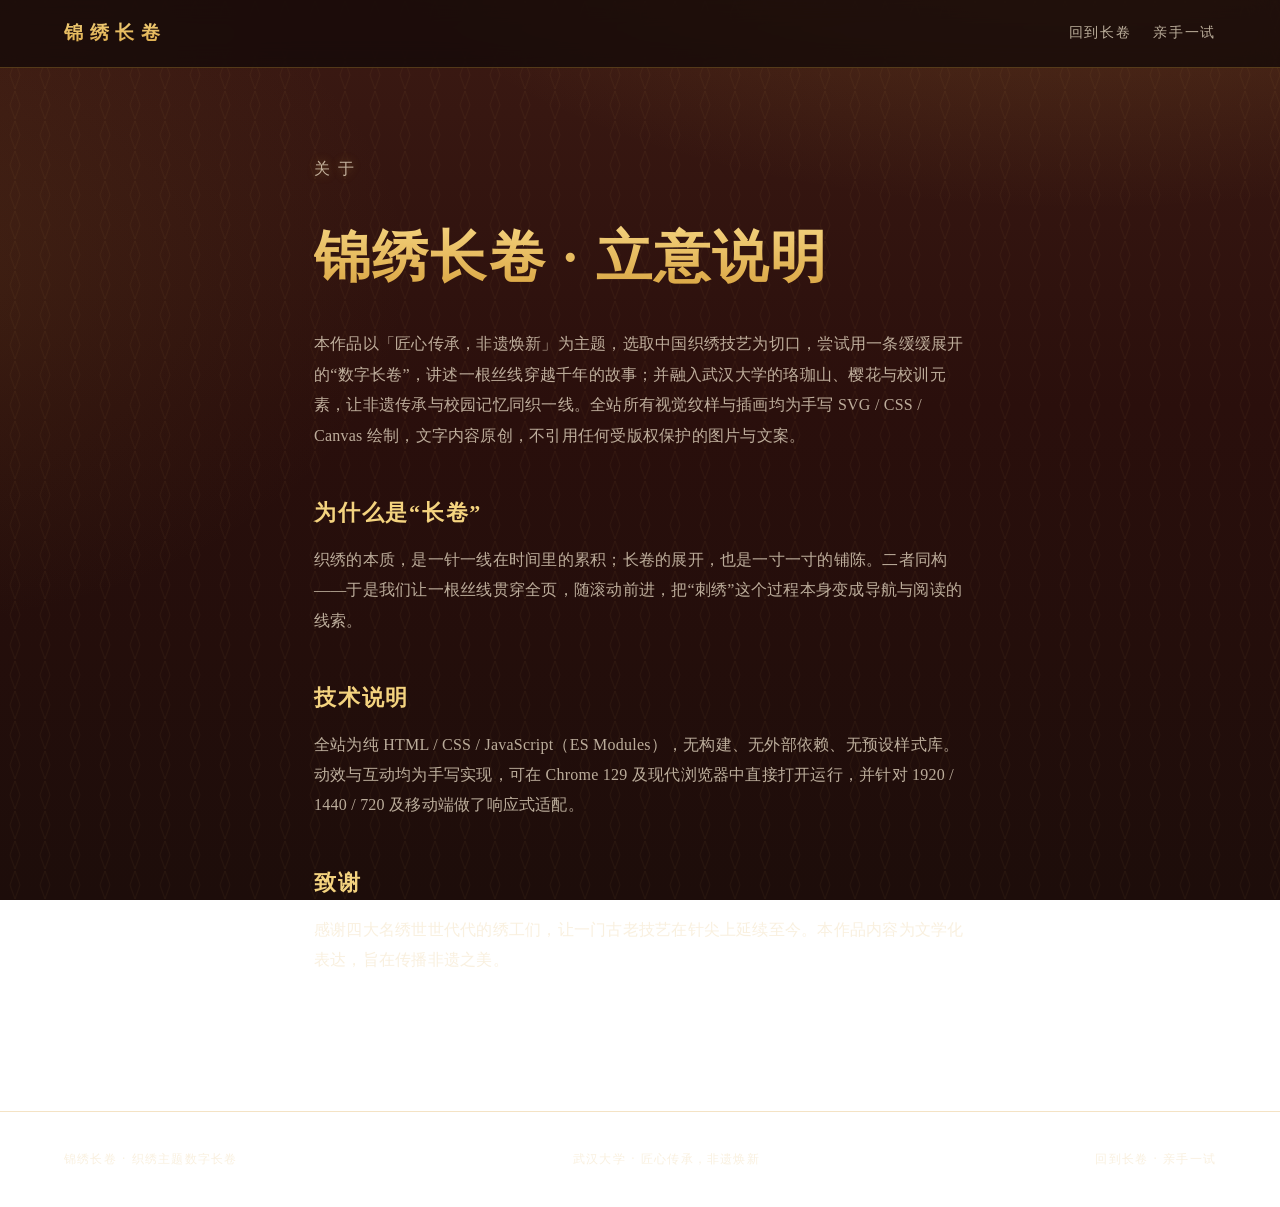
<file: about.html>
<!doctype html>
<html lang="zh-CN">
<head>
  <meta charset="utf-8">
  <meta name="viewport" content="width=device-width, initial-scale=1">
  <meta name="description" content="关于 —— 锦绣长卷的立意、致谢与素材说明。">
  <title>关于 · 锦绣长卷</title>
  <link rel="stylesheet" href="assets/css/style.css">
</head>
<body>
  <header class="nav">
    <a class="nav__brand" href="index.html">锦绣长卷</a>
    <nav class="nav__links">
      <a href="index.html">回到长卷</a>
      <a href="interactive.html">亲手一试</a>
    </nav>
  </header>

  <main class="about">
    <p class="chapter__lead">关于</p>
    <h1>锦绣长卷 · 立意说明</h1>
    <p>本作品以「匠心传承，非遗焕新」为主题，选取中国织绣技艺为切口，尝试用一条缓缓展开的“数字长卷”，讲述一根丝线穿越千年的故事；并融入武汉大学的珞珈山、樱花与校训元素，让非遗传承与校园记忆同织一线。全站所有视觉纹样与插画均为手写 SVG / CSS / Canvas 绘制，文字内容原创，不引用任何受版权保护的图片与文案。</p>

    <h2>为什么是“长卷”</h2>
    <p>织绣的本质，是一针一线在时间里的累积；长卷的展开，也是一寸一寸的铺陈。二者同构——于是我们让一根丝线贯穿全页，随滚动前进，把“刺绣”这个过程本身变成导航与阅读的线索。</p>

    <h2>技术说明</h2>
    <p>全站为纯 HTML / CSS / JavaScript（ES Modules），无构建、无外部依赖、无预设样式库。动效与互动均为手写实现，可在 Chrome 129 及现代浏览器中直接打开运行，并针对 1920 / 1440 / 720 及移动端做了响应式适配。</p>

    <h2>致谢</h2>
    <p>感谢四大名绣世世代代的绣工们，让一门古老技艺在针尖上延续至今。本作品内容为文学化表达，旨在传播非遗之美。</p>
  </main>

  <footer class="footer">
    <span>锦绣长卷 · 织绣主题数字长卷</span>
    <span>武汉大学 · 匠心传承，非遗焕新</span>
    <span><a href="index.html">回到长卷</a> · <a href="interactive.html">亲手一试</a></span>
  </footer>
</body>
</html>
</file>
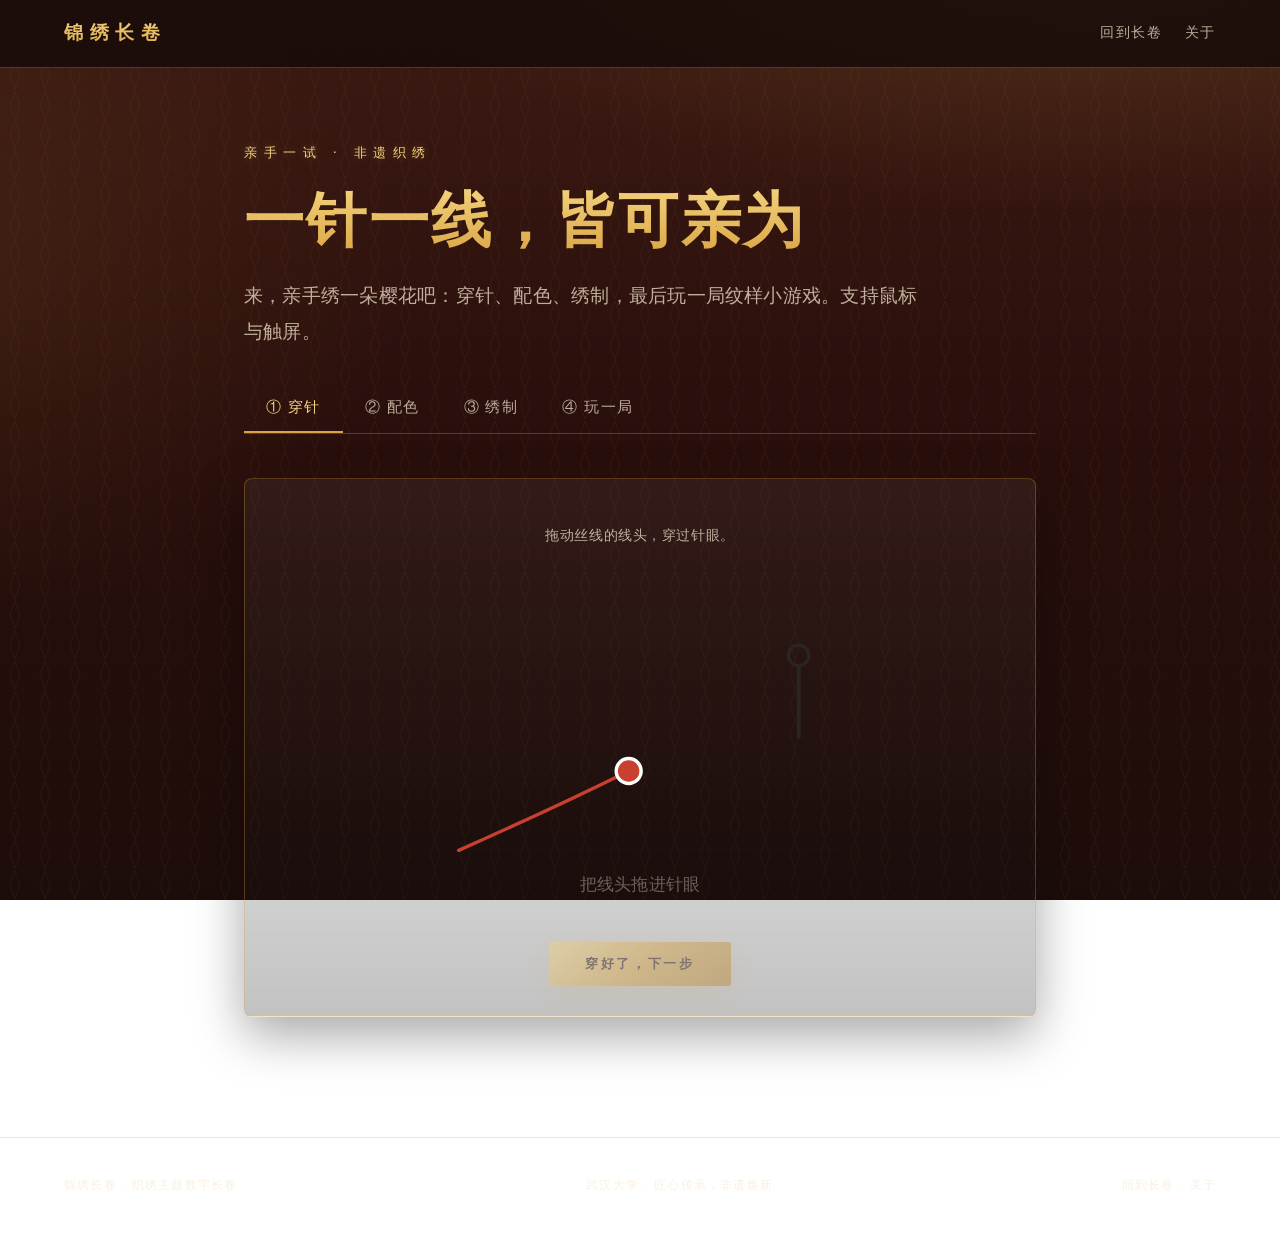
<file: interactive.html>
<!doctype html>
<html lang="zh-CN">
<head>
  <meta charset="utf-8">
  <meta name="viewport" content="width=device-width, initial-scale=1">
  <meta name="description" content="亲手一试 —— 穿针、配色、绣制，体验一针一线的非遗织绣。">
  <title>亲手一试 · 锦绣长卷</title>
  <link rel="stylesheet" href="assets/css/style.css">
</head>
<body>
  <header class="nav">
    <a class="nav__brand" href="index.html">锦绣长卷</a>
    <nav class="nav__links">
      <a href="index.html">回到长卷</a>
      <a href="about.html">关于</a>
    </nav>
  </header>

  <main class="workshop">
    <p class="chapter__lead">亲手一试 · 非遗织绣</p>
    <h1>一针一线，皆可亲为</h1>
    <p class="chapter__body">来，亲手绣一朵樱花吧：穿针、配色、绣制，最后玩一局纹样小游戏。支持鼠标与触屏。</p>

    <div class="steps">
      <button class="step-tab is-active" data-step="1">① 穿针</button>
      <button class="step-tab" data-step="2">② 配色</button>
      <button class="step-tab" data-step="3">③ 绣制</button>
      <button class="step-tab" data-step="4">④ 玩一局</button>
    </div>

    <div class="stage" data-stage="1">
      <p class="stage__hint">拖动丝线的线头，穿过针眼。</p>
      <div class="needle-stage" id="needleStage">
        <svg class="needle-svg" viewBox="0 0 440 300" aria-label="穿针互动">
          <line id="needleTrack" x1="60" y1="250" x2="400" y2="250" stroke="rgba(42,37,32,0.12)" stroke-width="1.5"></line>
          <path id="threadPath" d="M60 250 Q 150 210 210 180" fill="none" stroke="#C8402F" stroke-width="3" stroke-linecap="round"></path>
          <circle id="threadTip" cx="210" cy="180" r="11" fill="#C8402F" stroke="#fff" stroke-width="3"></circle>
          <!-- 针：针眼在上，针尖朝下 -->
          <g id="needle" transform="translate(360 0)">
            <circle id="needleEye" cx="0" cy="78" r="9" fill="none" stroke="#2A2520" stroke-width="3"></circle>
            <line x1="0" y1="88" x2="0" y2="150" stroke="#2A2520" stroke-width="3.5" stroke-linecap="round"></line>
          </g>
          <text id="needleMsg" x="220" y="285" text-anchor="middle" fill="#6B6257" font-size="15">把线头拖进针眼</text>
        </svg>
      </div>
      <div class="stage__next"><button id="next1" disabled>穿好了，下一步</button></div>
    </div>

    <div class="stage" data-stage="2" hidden>
      <p class="stage__hint">先选一根丝线，再点花瓣上色。</p>
      <div class="palette" id="palette"></div>
      <div class="motif" style="text-align:center">
        <svg viewBox="0 0 220 220" id="motifSvg" aria-label="配色互动">
          <g stroke="#6B6257" stroke-width="1.5">
            <g transform="rotate(0 110 170)"><path class="petal" d="M110 188 C 90 166 84 126 94 80 C 102 92 118 92 126 80 C 136 126 130 166 110 188 Z"></path></g>
            <g transform="rotate(72 110 170)"><path class="petal" d="M110 188 C 90 166 84 126 94 80 C 102 92 118 92 126 80 C 136 126 130 166 110 188 Z"></path></g>
            <g transform="rotate(144 110 170)"><path class="petal" d="M110 188 C 90 166 84 126 94 80 C 102 92 118 92 126 80 C 136 126 130 166 110 188 Z"></path></g>
            <g transform="rotate(216 110 170)"><path class="petal" d="M110 188 C 90 166 84 126 94 80 C 102 92 118 92 126 80 C 136 126 130 166 110 188 Z"></path></g>
            <g transform="rotate(288 110 170)"><path class="petal" d="M110 188 C 90 166 84 126 94 80 C 102 92 118 92 126 80 C 136 126 130 166 110 188 Z"></path></g>
          </g>
        </svg>
      </div>
      <p class="thread-note" id="colorNote" style="text-align:center">选中颜色后，点击花瓣上色。</p>
      <div class="stage__next"><button id="next2" disabled>配色完成，下一步</button></div>
    </div>

    <div class="stage" data-stage="3" hidden>
      <p class="stage__hint">移动鼠标或手指，沿虚点绣出一朵樱花。</p>
      <div class="palette" id="stitchPalette"></div>
      <canvas class="stitch-canvas" id="stitchCanvas" aria-label="绣制互动"></canvas>
      <p class="thread-note" id="stitchProgress" style="text-align:center">0 / 0 针</p>
      <div class="stage__next"><button id="reset3">重绣一遍</button></div>
    </div>

    <div class="stage" data-stage="4" hidden>
      <p class="stage__hint">放松一下：翻开卡片，把相同的纹样配成对。</p>
      <div class="memory-board" id="memoryBoard"></div>
      <div id="memoryReward" style="text-align:center"></div>
      <p class="thread-note" id="memoryNote" style="text-align:center">已翻开 0 次</p>
      <div class="stage__next"><button id="memoryRestart">再玩一局</button></div>
    </div>
  </main>

  <footer class="footer">
    <span>锦绣长卷 · 织绣主题数字长卷</span>
    <span>武汉大学 · 匠心传承，非遗焕新</span>
    <span><a href="index.html">回到长卷</a> · <a href="about.html">关于</a></span>
  </footer>

  <script src="assets/js/interactive.js" defer></script>
</body>
</html>
</file>
<file: assets/css/style.css>
/* ============================================================
   锦绣长卷 · 织绣主题参赛作品
   庄重 · 辉煌 · 织金锦缎
   手写样式，无第三方框架
   ============================================================ */

:root {
  --bg: #2A0F0C;
  --bg-2: #3C1A13;
  --bg-3: #1D0D0A;
  --gold: #D9A441;
  --gold-bright: #F4D37F;
  --gold-deep: #A8792F;
  --cream: #F6EAD2;
  --cream-dim: rgba(246, 234, 210, 0.72);
  --cinnabar: #C8402F;
  --line: rgba(217, 164, 65, 0.3);
  --thread: var(--gold);
  --font-serif: "STZhongsong", "华文中宋", "Songti SC", "Noto Serif CJK SC", "Source Han Serif SC", "SimSun", "宋体", serif;
  --font-kai: "STKaiti", "华文楷体", "KaiTi", "楷体", "STZhongsong", serif;
  --font-sans: "PingFang SC", "Microsoft YaHei", "微软雅黑", "Noto Sans CJK SC", system-ui, sans-serif;
  --nav-h: 68px;
  --gutter: clamp(20px, 5vw, 88px);
}

* { box-sizing: border-box; }

html { scroll-behavior: smooth; scrollbar-color: var(--gold-deep) #160B09; }

::selection { background: rgba(217, 164, 65, 0.38); color: var(--cream); }
::-webkit-scrollbar { width: 10px; }
::-webkit-scrollbar-track { background: #160B09; }
::-webkit-scrollbar-thumb { background: linear-gradient(var(--gold-deep), var(--gold)); border-radius: 6px; }

body {
  margin: 0;
  background:
    radial-gradient(1200px 500px at 85% -10%, rgba(217, 164, 65, 0.18), transparent 60%),
    radial-gradient(900px 600px at -10% 30%, rgba(168, 121, 47, 0.14), transparent 60%),
    url("data:image/svg+xml,%3Csvg xmlns='http://www.w3.org/2000/svg' width='30' height='30'%3E%3Cpath d='M15 1 L20 15 L15 29 L10 15 Z' fill='none' stroke='%23D9A441' stroke-opacity='0.055'/%3E%3C/svg%3E"),
    linear-gradient(180deg, var(--bg-2), var(--bg) 45%, var(--bg-3));
  background-attachment: fixed;
  color: var(--cream);
  font-family: var(--font-serif);
  line-height: 1.9;
  -webkit-font-smoothing: antialiased;
  text-rendering: optimizeLegibility;
  letter-spacing: 0.015em;
}

a { color: inherit; text-decoration: none; }

a:focus-visible,
button:focus-visible,
[tabindex]:focus-visible {
  outline: 2px solid var(--gold-bright);
  outline-offset: 2px;
}

main [id] { scroll-margin-top: calc(var(--nav-h) + 18px); }

h1, h2, h3 {
  font-weight: 700;
  letter-spacing: 0.04em;
  line-height: 1.25;
  text-wrap: balance;
}

p { text-wrap: pretty; }

/* ---------- 顶部导航 ---------- */
.nav {
  position: fixed;
  inset: 0 0 auto 0;
  height: var(--nav-h);
  display: flex;
  align-items: center;
  justify-content: space-between;
  padding: 0 var(--gutter);
  background: rgba(20, 10, 8, 0.78);
  backdrop-filter: blur(12px);
  border-bottom: 1px solid var(--line);
  z-index: 50;
}

.nav__brand {
  font-size: 19px;
  letter-spacing: 0.35em;
  font-weight: 700;
  background: linear-gradient(180deg, var(--gold-bright), var(--gold));
  background-size: 220% auto;
  -webkit-background-clip: text;
  background-clip: text;
  color: transparent;
  animation: shine 6s linear infinite;
}

.nav__links {
  display: flex;
  gap: 22px;
  font-size: 14px;
  letter-spacing: 0.12em;
}

.nav__links a {
  position: relative;
  color: var(--cream-dim);
  transition: color 0.2s, text-shadow 0.2s;
}

.nav__links a::after {
  content: "";
  position: absolute;
  left: 0;
  bottom: -5px;
  width: 0;
  height: 1px;
  background: var(--gold-bright);
  transition: width 0.25s ease;
}

.nav__links a:hover,
.nav__links a.is-active {
  color: var(--gold-bright);
  text-shadow: 0 0 12px rgba(217, 164, 65, 0.5);
}

.nav__links a:hover::after,
.nav__links a.is-active::after { width: 100%; }

.nav.is-scrolled { box-shadow: 0 8px 24px rgba(0, 0, 0, 0.45); }

/* ---------- 贯穿全页的针线 ---------- */
.stitch {
  position: fixed;
  top: var(--nav-h);
  bottom: 0;
  left: clamp(10px, 2.2vw, 40px);
  width: 26px;
  pointer-events: none;
  z-index: 40;
}

.stitch svg { width: 100%; height: 100%; overflow: visible; }

.stitch__track { stroke: rgba(217, 164, 65, 0.2); stroke-width: 1; }

.stitch__thread {
  stroke: var(--thread);
  stroke-width: 2.2;
  filter: drop-shadow(0 0 5px rgba(217, 164, 65, 0.85));
  transition: stroke 0.4s;
}

.stitch__needle { transition: transform 0.06s linear; }

.stitch__needle circle,
.stitch__needle line,
.stitch__needle path { stroke: #E9CF9B; }

/* ---------- 通用章节 ---------- */
.chapter {
  position: relative;
  padding: clamp(80px, 12vh, 150px) var(--gutter);
  max-width: 1200px;
  margin: 0 auto;
}

.chapter:not(.hero)::before {
  content: "";
  display: block;
  width: 160px;
  height: 2px;
  margin-bottom: 46px;
  background: linear-gradient(90deg, transparent, var(--gold), transparent);
  box-shadow: 0 0 14px rgba(217, 164, 65, 0.6);
}

.chapter__lead {
  font-family: var(--font-sans);
  font-size: 13px;
  letter-spacing: 0.5em;
  color: var(--gold-bright);
  text-transform: uppercase;
  margin-bottom: 18px;
  text-shadow: 0 0 10px rgba(217, 164, 65, 0.35);
}

.chapter__title {
  font-size: clamp(32px, 5vw, 56px);
  font-weight: 700;
  letter-spacing: 0.06em;
  margin: 0 0 22px;
  line-height: 1.25;
}

.chapter__body {
  max-width: 680px;
  font-size: clamp(16px, 1.5vw, 19px);
  color: var(--cream-dim);
}

/* ---------- 开篇 ---------- */
.hero {
  position: relative;
  min-height: 100vh;
  max-width: none;
  margin: 0;
  padding: 0;
  display: block;
  overflow: hidden;
}

.hero__bg {
  position: absolute;
  left: 0;
  right: 0;
  top: -12%;
  bottom: -12%;
  z-index: 0;
  background: url("../img/yinghua-ave.jpg") center / cover no-repeat;
  will-change: transform;
}

.hero__bg::after {
  content: "";
  position: absolute;
  inset: 0;
  background:
    linear-gradient(180deg, rgba(20, 10, 8, 0.78), rgba(42, 15, 12, 0.58) 46%, var(--bg) 98%);
}

.hero__inner {
  position: relative;
  z-index: 2;
  max-width: 1200px;
  margin: 0 auto;
  min-height: 100vh;
  display: grid;
  grid-template-columns: 1.1fr 0.9fr;
  align-items: center;
  gap: 44px;
  padding: calc(var(--nav-h) + 50px) var(--gutter) 70px;
}

.hero__title {
  font-size: clamp(52px, 8vw, 108px);
  line-height: 1.04;
  letter-spacing: 0.04em;
  margin: 14px 0 24px;
  background: linear-gradient(110deg, #B8832F 18%, #F4D37F 38%, #FFF3C4 50%, #F4D37F 62%, #B8832F 82%);
  background-size: 220% auto;
  -webkit-background-clip: text;
  background-clip: text;
  color: transparent;
  animation: shine 5.5s linear infinite;
  filter: drop-shadow(0 4px 24px rgba(0, 0, 0, 0.5));
}

@keyframes shine {
  to { background-position: 220% center; }
}

.hero__title em {
  font-style: normal;
  color: var(--gold-bright);
  -webkit-text-fill-color: var(--gold-bright);
}

.hero__sub {
  font-family: var(--font-sans);
  letter-spacing: 0.4em;
  color: var(--gold-bright);
  font-size: 14px;
}

.hero__seal {
  display: inline-block;
  margin: 24px 0 0;
  writing-mode: vertical-rl;
  background: var(--cinnabar);
  color: #F8EAD2;
  font-size: 15px;
  letter-spacing: 0.28em;
  padding: 10px 7px;
  border-radius: 3px;
  box-shadow: 0 0 0 2px rgba(248, 234, 210, 0.35) inset, 0 6px 18px rgba(0, 0, 0, 0.45);
  animation: sealPulse 3.2s ease-in-out infinite;
}

@keyframes sealPulse {
  0%, 100% { box-shadow: 0 0 0 2px rgba(248, 234, 210, 0.35) inset, 0 6px 18px rgba(0, 0, 0, 0.45); }
  50% { box-shadow: 0 0 0 2px rgba(248, 234, 210, 0.55) inset, 0 6px 26px rgba(200, 64, 47, 0.6); }
}

.hero__scroll {
  margin-top: 48px;
  font-size: 13px;
  letter-spacing: 0.26em;
  color: var(--cream-dim);
  display: inline-flex;
  align-items: center;
  gap: 10px;
}

.hero__scroll::after {
  content: "";
  width: 1px;
  height: 46px;
  background: linear-gradient(var(--gold), transparent);
  box-shadow: 0 0 8px rgba(217, 164, 65, 0.7);
  animation: drip 2.2s ease-in-out infinite;
}

@keyframes drip {
  0%, 100% { transform: scaleY(0.25); opacity: 0.4; }
  50% { transform: scaleY(1); opacity: 1; }
}

/* 绣绷插画 */
.hoop {
  width: min(76vw, 500px);
  aspect-ratio: 1;
  position: relative;
  justify-self: center;
  filter: drop-shadow(0 0 40px rgba(217, 164, 65, 0.35));
}

.hoop__ring {
  position: absolute;
  inset: 0;
  border-radius: 50%;
  border: 10px solid #8C612E;
  box-shadow: inset 0 0 0 6px #6B4721, 0 24px 60px rgba(0, 0, 0, 0.55);
}

.hoop__cloth {
  position: absolute;
  inset: 7%;
  border-radius: 50%;
  background: radial-gradient(circle at 32% 28%, #FFF6DF, #F1E0B8 62%, #E2C98F);
  overflow: hidden;
}

.hoop__stitch {
  position: absolute;
  inset: 0;
  stroke: var(--cinnabar);
  fill: none;
  stroke-width: 2.6;
  stroke-linecap: round;
  stroke-dasharray: 900;
  stroke-dashoffset: 900;
  animation: embroider 4.5s ease forwards;
  filter: drop-shadow(0 0 3px rgba(200, 64, 47, 0.6));
}

@keyframes embroider {
  to { stroke-dashoffset: 0; }
}

/* ---------- 四大名绣 ---------- */
.schools {
  display: grid;
  grid-template-columns: repeat(4, 1fr);
  gap: 18px;
  margin-top: 48px;
}

.school {
  padding: 28px 22px;
  border: 1px solid var(--line);
  border-radius: 6px;
  background: linear-gradient(180deg, rgba(255, 255, 255, 0.05), rgba(0, 0, 0, 0.22));
  transition: transform 0.35s, box-shadow 0.35s, border-color 0.35s;
  position: relative;
  overflow: hidden;
}

.school::after {
  content: "";
  position: absolute;
  inset: 0;
  border-radius: 6px;
  background: radial-gradient(240px 120px at 50% 0%, rgba(217, 164, 65, 0.16), transparent 70%);
  opacity: 0;
  transition: opacity 0.35s;
}

.school:hover {
  transform: translateY(-6px);
  border-color: var(--gold);
  box-shadow: 0 0 0 1px rgba(217, 164, 65, 0.5), 0 22px 48px rgba(0, 0, 0, 0.5);
}

.school:hover::after { opacity: 1; }

.school__name {
  font-size: 24px;
  letter-spacing: 0.14em;
  margin-bottom: 4px;
  background: linear-gradient(180deg, var(--gold-bright), var(--gold));
  -webkit-background-clip: text;
  background-clip: text;
  color: transparent;
}

.school__icon {
  height: 68px;
  display: flex;
  align-items: center;
  justify-content: center;
  margin-bottom: 14px;
}

.school__icon svg { height: 58px; width: auto; }

.school__img {
  width: 100%;
  height: 210px;
  object-fit: cover;
  border-radius: 4px;
  display: block;
  margin-bottom: 16px;
  border: 1px solid var(--line);
  background: rgba(0, 0, 0, 0.2);
}

.school__region { font-family: var(--font-sans); font-size: 12px; color: var(--cream-dim); letter-spacing: 0.08em; }
.school__trait { font-size: 15px; color: var(--gold-bright); margin: 14px 0 10px; letter-spacing: 0.05em; }
.school__desc { font-size: 14px; color: var(--cream-dim); line-height: 1.8; }

.school__tags {
  display: flex;
  flex-wrap: wrap;
  gap: 6px;
  margin-top: 14px;
}

.school__tag {
  font-family: var(--font-sans);
  font-size: 11px;
  letter-spacing: 0.06em;
  color: var(--gold-bright);
  border: 1px solid var(--line);
  border-radius: 999px;
  padding: 3px 11px;
}

/* ---------- 装饰插图 ---------- */
.ribbon { margin: 26px 0 4px; }
.ribbon svg { width: 100%; height: auto; display: block; }

.branch { margin: 18px 0 8px; }
.branch svg { width: 100%; height: auto; display: block; }

.wide-fig { margin: 34px 0 10px; }
.wide-fig img {
  width: 100%;
  height: auto;
  display: block;
  border-radius: 6px;
  border: 1px solid var(--line);
  box-shadow: 0 18px 46px rgba(0, 0, 0, 0.4);
}

.fig-cap {
  text-align: center;
  font-size: 13px;
  color: var(--cream-dim);
  letter-spacing: 0.22em;
  margin: 14px 0 0;
}

.story-wrap {
  display: grid;
  grid-template-columns: 0.8fr 1.2fr;
  gap: 36px;
  align-items: start;
  margin-top: 44px;
}

.story-img {
  width: 100%;
  height: auto;
  display: block;
  border-radius: 6px;
  border: 1px solid var(--line);
  box-shadow: 0 18px 46px rgba(0, 0, 0, 0.4);
  position: sticky;
  top: calc(var(--nav-h) + 20px);
}

.closing-img {
  max-width: 760px;
  margin: 42px auto 0;
}

.closing-img img {
  width: 100%;
  height: auto;
  display: block;
  border-radius: 6px;
  border: 1px solid var(--line);
  box-shadow: 0 18px 46px rgba(0, 0, 0, 0.4);
}

.wide-fig img { aspect-ratio: 3 / 2; }
.story-img { aspect-ratio: 2 / 3; }
.closing-img img { aspect-ratio: 3 / 2; }

/* ---------- 丝线之色 ---------- */
.threads {
  display: flex;
  flex-wrap: wrap;
  gap: 22px 34px;
  margin-top: 48px;
}

.thread-swatch {
  display: flex;
  flex-direction: column;
  align-items: center;
  gap: 10px;
  cursor: pointer;
  border: 0;
  background: none;
  font-family: var(--font-serif);
  color: var(--cream);
}

.thread-swatch__spool {
  width: 64px;
  height: 64px;
  border-radius: 50%;
  position: relative;
  box-shadow: inset 0 0 0 6px rgba(255, 255, 255, 0.4), 0 0 18px rgba(0, 0, 0, 0.4), 0 8px 18px rgba(0, 0, 0, 0.35);
  transition: transform 0.25s, box-shadow 0.25s;
}

.thread-swatch:hover .thread-swatch__spool,
.thread-swatch.is-active .thread-swatch__spool {
  transform: scale(1.12);
  box-shadow: inset 0 0 0 6px rgba(255, 255, 255, 0.55), 0 0 26px currentColor;
}

.thread-swatch.is-active .thread-swatch__name { color: var(--gold-bright); }
.thread-swatch__name { font-size: 15px; letter-spacing: 0.18em; }

.thread-note {
  margin-top: 28px;
  font-size: 15px;
  color: var(--cream-dim);
  min-height: 1.9em;
  letter-spacing: 0.04em;
}

/* ---------- 匠心故事 ---------- */
.story {
  margin-top: 48px;
  position: relative;
}

.story::before {
  content: "";
  position: absolute;
  left: 5px;
  top: 8px;
  bottom: 8px;
  width: 1px;
  background: linear-gradient(var(--gold), var(--line));
  box-shadow: 0 0 8px rgba(217, 164, 65, 0.5);
}

.story__item {
  position: relative;
  padding: 6px 0 42px 44px;
  max-width: 640px;
}

.story__item::before {
  content: "";
  position: absolute;
  left: 0;
  top: 10px;
  width: 11px;
  height: 11px;
  border-radius: 50%;
  background: var(--gold);
  box-shadow: 0 0 0 4px var(--bg), 0 0 12px rgba(217, 164, 65, 0.8);
}

.story__chapter { font-family: var(--font-sans); font-size: 12px; letter-spacing: 0.3em; color: var(--gold-bright); }
.story__year { font-size: 21px; margin: 8px 0 10px; letter-spacing: 0.06em; color: var(--gold-bright); }
.story__text { font-size: 15px; color: var(--cream-dim); }

/* ---------- 薪火相传 ---------- */
.legacy {
  text-align: center;
  padding-top: clamp(90px, 15vh, 170px);
  padding-bottom: clamp(90px, 15vh, 170px);
}

.cta {
  display: inline-block;
  position: relative;
  overflow: hidden;
  margin-top: 42px;
  padding: 16px 48px;
  color: #2A0F0C;
  background: linear-gradient(135deg, #F4D37F, #D9A441 50%, #B8832F);
  letter-spacing: 0.24em;
  font-size: 16px;
  font-weight: 600;
  border-radius: 3px;
  box-shadow: 0 8px 26px rgba(217, 164, 65, 0.35);
  transition: transform 0.3s, box-shadow 0.3s, filter 0.3s;
}

.cta:hover {
  transform: translateY(-3px);
  filter: brightness(1.06);
  box-shadow: 0 14px 36px rgba(217, 164, 65, 0.55);
}

.cta::after {
  content: "";
  position: absolute;
  top: 0;
  left: -120%;
  width: 55%;
  height: 100%;
  background: linear-gradient(105deg, transparent, rgba(255, 255, 255, 0.55), transparent);
  transform: skewX(-20deg);
  animation: sheen 3.2s ease-in-out infinite;
}

@keyframes sheen {
  0%, 55% { left: -120%; }
  100% { left: 130%; }
}

/* ---------- 页脚 ---------- */
.footer {
  border-top: 1px solid var(--line);
  padding: 36px var(--gutter);
  display: flex;
  justify-content: space-between;
  flex-wrap: wrap;
  gap: 12px 24px;
  font-family: var(--font-sans);
  font-size: 12px;
  color: var(--cream-dim);
  letter-spacing: 0.1em;
}

.footer a { transition: color 0.2s; }
.footer a:hover { color: var(--gold-bright); }

/* ---------- 返回顶部 ---------- */
.to-top {
  position: fixed;
  right: 22px;
  bottom: 26px;
  width: 44px;
  height: 44px;
  border-radius: 50%;
  border: 1px solid var(--gold);
  background: rgba(20, 10, 8, 0.78);
  color: var(--gold-bright);
  font-size: 20px;
  cursor: pointer;
  opacity: 0;
  pointer-events: none;
  transform: translateY(8px);
  transition: opacity 0.3s ease, transform 0.3s ease, background 0.3s ease, color 0.3s ease;
  z-index: 45;
  backdrop-filter: blur(8px);
}

.to-top.is-show { opacity: 1; pointer-events: auto; transform: none; }
.to-top:hover { background: var(--gold); color: #2A0F0C; }

/* ---------- 互动页 ---------- */
.workshop {
  max-width: 920px;
  margin: 0 auto;
  padding: calc(var(--nav-h) + 60px) var(--gutter) 120px;
}

.workshop h1 {
  font-size: clamp(36px, 5vw, 60px);
  letter-spacing: 0.04em;
  margin: 0 0 8px;
  background: linear-gradient(180deg, var(--gold-bright), var(--gold));
  -webkit-background-clip: text;
  background-clip: text;
  color: transparent;
}

.steps {
  display: flex;
  margin: 34px 0 44px;
  border-bottom: 1px solid var(--line);
}

.step-tab {
  border: 0;
  background: none;
  padding: 14px 22px;
  font-family: var(--font-serif);
  font-size: 15px;
  letter-spacing: 0.1em;
  color: var(--cream-dim);
  cursor: pointer;
  border-bottom: 2px solid transparent;
  transition: color 0.2s;
}

.step-tab.is-active { color: var(--gold-bright); border-bottom-color: var(--gold); }

.stage {
  min-height: 430px;
  border: 1px solid var(--line);
  border-radius: 8px;
  background: linear-gradient(180deg, rgba(255, 255, 255, 0.05), rgba(0, 0, 0, 0.24));
  padding: 30px;
  position: relative;
  box-shadow: 0 18px 50px rgba(0, 0, 0, 0.35);
}

.stage__hint {
  text-align: center;
  color: var(--cream-dim);
  font-size: 14px;
  margin-bottom: 18px;
  letter-spacing: 0.04em;
}

.needle-stage { touch-action: none; }
.needle-svg { width: 100%; max-height: 340px; }

.needle-svg .eye { fill: none; stroke: var(--gold); stroke-width: 3; }
.needle-svg .thread-line { stroke: var(--gold); stroke-width: 3; stroke-linecap: round; }

.palette {
  display: flex;
  flex-wrap: wrap;
  gap: 12px;
  justify-content: center;
  margin: 12px 0 20px;
}

.palette button {
  width: 44px;
  height: 44px;
  border-radius: 50%;
  border: 2px solid transparent;
  cursor: pointer;
  box-shadow: inset 0 0 0 4px rgba(255, 255, 255, 0.45), 0 4px 12px rgba(0, 0, 0, 0.4);
  transition: transform 0.2s;
}

.palette button.is-active { border-color: var(--gold-bright); transform: scale(1.1); }

.motif svg { width: min(80vw, 420px); height: auto; }
.motif .petal { fill: #F6EAD2; stroke: #8C612E; stroke-width: 1.5; cursor: pointer; transition: fill 0.25s; }

.stitch-canvas { width: 100%; height: 380px; display: block; touch-action: none; border-radius: 6px; }

.stage__next { margin-top: 24px; text-align: center; }

.stage__next button {
  border: 0;
  background: linear-gradient(135deg, #F4D37F, #D9A441 50%, #B8832F);
  color: #2A0F0C;
  font-family: var(--font-serif);
  letter-spacing: 0.2em;
  padding: 13px 36px;
  border-radius: 3px;
  cursor: pointer;
  font-weight: 600;
  box-shadow: 0 8px 24px rgba(217, 164, 65, 0.3);
  transition: transform 0.3s, box-shadow 0.3s, opacity 0.3s;
}

.stage__next button:hover:not(:disabled) { transform: translateY(-2px); box-shadow: 0 12px 30px rgba(217, 164, 65, 0.5); }
.stage__next button:disabled { opacity: 0.45; cursor: not-allowed; }

/* ---------- 纹样翻牌 ---------- */
.memory-board {
  display: grid;
  grid-template-columns: repeat(4, 1fr);
  gap: 12px;
  max-width: 480px;
  margin: 0 auto 18px;
}

.memory-card {
  aspect-ratio: 3 / 4;
  position: relative;
  cursor: pointer;
  perspective: 700px;
}

.memory-card__inner {
  position: absolute;
  inset: 0;
  transition: transform 0.5s ease;
  transform-style: preserve-3d;
}

.memory-card.is-flipped .memory-card__inner,
.memory-card.is-matched .memory-card__inner { transform: rotateY(180deg); }

.memory-card__face {
  position: absolute;
  inset: 0;
  backface-visibility: hidden;
  -webkit-backface-visibility: hidden;
  display: flex;
  align-items: center;
  justify-content: center;
  border-radius: 6px;
  border: 1px solid var(--line);
}

.memory-card__back {
  background: linear-gradient(135deg, rgba(217, 164, 65, 0.28), rgba(0, 0, 0, 0.25));
  color: var(--gold);
  font-size: 24px;
  letter-spacing: 0.1em;
}

.memory-card__front {
  transform: rotateY(180deg);
  background: rgba(0, 0, 0, 0.22);
  color: var(--gold-bright);
  font-size: 20px;
  letter-spacing: 0.12em;
  overflow: hidden;
}

.memory-card__img {
  position: absolute;
  inset: 0;
  width: 100%;
  height: 100%;
  object-fit: cover;
}

.memory-card__label {
  position: absolute;
  left: 0;
  right: 0;
  bottom: 0;
  padding: 10px 4px 7px;
  background: linear-gradient(180deg, transparent, rgba(0, 0, 0, 0.74));
  color: var(--gold-bright);
  font-size: 14px;
  letter-spacing: 0.12em;
}

.memory-card.is-matched .memory-card__front {
  border-color: var(--pine);
  box-shadow: 0 0 18px rgba(94, 140, 106, 0.45);
  color: #C9E4D2;
}

.memory-reward-card {
  position: relative;
  width: min(82vw, 340px);
  margin: 4px auto 14px;
}

.memory-reward-card__img {
  width: 100%;
  display: block;
  border-radius: 8px;
  border: 1px solid var(--line);
  box-shadow: 0 18px 46px rgba(0, 0, 0, 0.45);
}

.memory-reward-card .seal-stamp {
  position: absolute;
  right: 10px;
  top: 12px;
  width: 64px;
  height: 64px;
  margin: 0;
  font-size: 16px;
}

.memory-reward-card__body {
  position: absolute;
  left: 0;
  right: 0;
  bottom: 0;
  padding: 42px 14px 14px;
  background: linear-gradient(180deg, transparent, rgba(20, 10, 8, 0.88));
  text-align: center;
}

.reward-school {
  margin: 0;
  font-family: var(--font-sans);
  font-size: 11px;
  letter-spacing: 0.18em;
  color: var(--gold-bright);
}

.reward-title {
  margin: 6px 0 8px;
  font-family: var(--font-serif);
  font-size: 22px;
  letter-spacing: 0.12em;
  color: var(--cream);
}

.reward-motto {
  margin: 0;
  font-family: var(--font-kai);
  font-size: 12px;
  letter-spacing: 0.24em;
  color: var(--cream-dim);
}

.seal-stamp {
  display: inline-flex;
  align-items: center;
  justify-content: center;
  width: 92px;
  height: 92px;
  margin: 0 auto;
  background: var(--cinnabar);
  color: #F8EAD2;
  writing-mode: vertical-rl;
  font-size: 21px;
  letter-spacing: 0.3em;
  border-radius: 5px;
  cursor: pointer;
  user-select: none;
  box-shadow: inset 0 0 0 2px rgba(248, 234, 210, 0.42), 0 8px 20px rgba(0, 0, 0, 0.45);
  transition: transform 0.2s ease, box-shadow 0.2s ease;
}

.seal-stamp:hover { transform: scale(1.06); }

.seal-stamp.is-stamped {
  animation: stampIn 0.5s ease-out;
  box-shadow: inset 0 0 0 2px rgba(248, 234, 210, 0.6), 0 0 26px rgba(200, 64, 47, 0.55);
}

@keyframes stampIn {
  0% { transform: scale(2.1) rotate(-14deg); opacity: 0; }
  60% { transform: scale(0.94) rotate(2deg); opacity: 1; }
  100% { transform: scale(1) rotate(0deg); }
}

/* ---------- 关于页 ---------- */
.about {
  max-width: 780px;
  margin: 0 auto;
  padding: calc(var(--nav-h) + 70px) var(--gutter) 120px;
}

.about h1 {
  font-size: clamp(34px, 5vw, 56px);
  letter-spacing: 0.04em;
  background: linear-gradient(180deg, var(--gold-bright), var(--gold));
  -webkit-background-clip: text;
  background-clip: text;
  color: transparent;
}

.about h2 { margin-top: 48px; font-size: 22px; letter-spacing: 0.08em; color: var(--gold-bright); }
.about p { color: var(--cream-dim); font-size: 16px; }

/* ---------- 楷体点缀 ---------- */
.note-box,
.story__text,
.fig-cap,
.hero__seal,
.thread-note,
.seal-stamp,
.memory-card__label,
.school__trait,
.story__chapter {
  font-family: var(--font-kai);
}

/* ---------- 数据带 ---------- */
.stats {
  display: grid;
  grid-template-columns: repeat(4, 1fr);
  gap: 16px;
  grid-column: 1 / -1;
  margin-top: 72px;
  padding: 34px 0;
  border-top: 1px solid var(--line);
  border-bottom: 1px solid var(--line);
}

.stat { text-align: center; }

.stat__num {
  font-size: clamp(26px, 3.4vw, 38px);
  font-weight: 700;
  background: linear-gradient(180deg, var(--gold-bright), var(--gold));
  -webkit-background-clip: text;
  background-clip: text;
  color: transparent;
}

.stat__label {
  font-family: var(--font-sans);
  font-size: 12px;
  letter-spacing: 0.28em;
  color: var(--cream-dim);
  margin-top: 8px;
}

/* ---------- 常见针法 ---------- */
.stitches {
  display: grid;
  grid-template-columns: repeat(3, 1fr);
  gap: 16px;
  margin-top: 42px;
}

.stitch-card {
  border: 1px solid var(--line);
  border-radius: 6px;
  padding: 22px;
  background: linear-gradient(180deg, rgba(255, 255, 255, 0.04), rgba(0, 0, 0, 0.2));
}

.stitch-card__demo {
  height: 42px;
  display: flex;
  align-items: center;
  margin-bottom: 10px;
}

.stitch-card__demo svg { width: 100%; height: 18px; }

.stitch-card__name {
  font-size: 18px;
  letter-spacing: 0.12em;
  background: linear-gradient(180deg, var(--gold-bright), var(--gold));
  -webkit-background-clip: text;
  background-clip: text;
  color: transparent;
}

.stitch-card__desc { color: var(--cream-dim); font-size: 13.5px; line-height: 1.8; }

/* ---------- 织绣简史 ---------- */
.timeline { margin-top: 44px; }

.timeline__item {
  display: grid;
  grid-template-columns: 96px 1fr;
  gap: 20px;
  padding: 16px 0;
  border-top: 1px dashed var(--line);
}

.timeline__item:first-child { border-top: 0; }
.timeline__era { color: var(--gold-bright); font-size: 17px; letter-spacing: 0.1em; }
.timeline__text { color: var(--cream-dim); font-size: 15px; }

/* ---------- 天然染材 ---------- */
.dyes {
  display: grid;
  grid-template-columns: repeat(6, 1fr);
  gap: 14px;
  margin-top: 40px;
}

.dye { text-align: center; }

.dye__chip {
  width: 48px;
  height: 48px;
  border-radius: 50%;
  margin: 0 auto;
  box-shadow: inset 0 0 0 5px rgba(255, 255, 255, 0.35), 0 8px 18px rgba(0, 0, 0, 0.4);
}

.dye__name { font-size: 14px; color: var(--cream); margin-top: 10px; letter-spacing: 0.08em; }
.dye__color { font-size: 12px; color: var(--cream-dim); letter-spacing: 0.08em; }

/* ---------- 纹样寓意 ---------- */
.motifs {
  display: grid;
  grid-template-columns: repeat(3, 1fr);
  gap: 16px;
  margin-top: 42px;
}

.motif-card {
  border: 1px solid var(--line);
  border-radius: 6px;
  padding: 26px 20px;
  text-align: center;
  background: linear-gradient(180deg, rgba(255, 255, 255, 0.04), rgba(0, 0, 0, 0.2));
}

.motif-card__glyph {
  width: 68px;
  height: 68px;
  margin: 0 auto 14px;
  display: flex;
  align-items: center;
  justify-content: center;
  border: 1px solid var(--gold);
  border-radius: 50%;
  color: var(--gold-bright);
  font-size: 22px;
  letter-spacing: 0.08em;
  box-shadow: 0 0 18px rgba(217, 164, 65, 0.25) inset, 0 6px 16px rgba(0, 0, 0, 0.35);
}

.motif-card__name { color: var(--cream); font-size: 17px; letter-spacing: 0.1em; }
.motif-card__meaning { color: var(--cream-dim); font-size: 13.5px; margin-top: 6px; }

/* ---------- 注记框 ---------- */
.note-box {
  margin-top: 34px;
  padding: 20px 24px;
  border-left: 3px solid var(--gold);
  background: rgba(217, 164, 65, 0.07);
  color: var(--cream-dim);
  font-size: 15px;
}

/* ---------- 珞珈的针脚 ---------- */
.whu-buildings {
  margin-top: 42px;
  padding: 26px 28px;
  border: 1px solid var(--line);
  border-radius: 8px;
  background: linear-gradient(180deg, rgba(255, 255, 255, 0.04), rgba(0, 0, 0, 0.22));
}

.whu-buildings svg {
  width: 100%;
  height: auto;
  display: block;
}

/* ---------- 樱花飘落 ---------- */
.sakura {
  position: absolute;
  inset: 0;
  z-index: 1;
  pointer-events: none;
  overflow: hidden;
}

.sakura-petal {
  position: absolute;
  top: -8%;
  width: 13px;
  height: 13px;
  background: radial-gradient(circle at 32% 32%, #F6D0D8, #D9909E 72%);
  border-radius: 150% 0 150% 0;
  opacity: 0.82;
  box-shadow: 0 0 8px rgba(217, 144, 158, 0.5);
  animation: fall var(--dur, 11s) linear infinite;
  animation-delay: var(--delay, 0s);
}

@keyframes fall {
  0% { transform: translate3d(0, -6vh, 0) rotate(0deg); opacity: 0; }
  8% { opacity: 0.82; }
  100% { transform: translate3d(var(--dx, 8vw), 106vh, 0) rotate(320deg); opacity: 0.35; }
}

/* ---------- 图片与卡片悬停 ---------- */
.school__img,
.wide-fig img,
.story-img,
.closing-img {
  transition: transform 0.55s ease, box-shadow 0.55s ease, border-color 0.55s ease;
}

.school__img:hover,
.wide-fig img:hover,
.story-img:hover,
.closing-img:hover {
  transform: scale(1.025);
  border-color: var(--gold);
  box-shadow: 0 24px 60px rgba(0, 0, 0, 0.5), 0 0 22px rgba(217, 164, 65, 0.28);
}

.motif-card,
.stitch-card {
  transition: transform 0.35s ease, box-shadow 0.35s ease, border-color 0.35s ease;
}

.motif-card:hover,
.stitch-card:hover {
  transform: translateY(-5px);
  border-color: var(--gold);
  box-shadow: 0 0 0 1px rgba(217, 164, 65, 0.4), 0 18px 40px rgba(0, 0, 0, 0.45);
}

.dye__chip { transition: transform 0.3s ease; }
.dye:hover .dye__chip { transform: scale(1.16); }

/* ---------- 小节标题 ---------- */
.subhead {
  margin-top: 56px;
  font-size: 20px;
  letter-spacing: 0.14em;
  color: var(--gold-bright);
}

/* ---------- 进场动画 ---------- */
.reveal { opacity: 0; transform: translateY(28px) scale(0.985); transition: opacity 0.7s ease, transform 0.7s ease; }
.reveal.is-visible { opacity: 1; transform: none; }

/* ---------- 响应式 ---------- */
@media (max-width: 1440px) {
  .schools { grid-template-columns: repeat(2, 1fr); }
  .stitches { grid-template-columns: repeat(2, 1fr); }
  .dyes { grid-template-columns: repeat(3, 1fr); }
  .motifs { grid-template-columns: repeat(2, 1fr); }
}

@media (max-width: 720px) {
  :root { --gutter: 20px; }
  .nav__links { gap: 14px; font-size: 12px; }
  .stitch { left: 8px; width: 18px; }
  .hero__inner { grid-template-columns: 1fr; padding-top: calc(var(--nav-h) + 28px); }
  .hero__title { font-size: clamp(42px, 13vw, 66px); }
  .hoop { width: min(82vw, 340px); }
  .schools { grid-template-columns: 1fr; }
  .stats { grid-template-columns: repeat(2, 1fr); }
  .stitches { grid-template-columns: 1fr; }
  .dyes { grid-template-columns: repeat(2, 1fr); }
  .motifs { grid-template-columns: 1fr; }
  .timeline__item { grid-template-columns: 1fr; gap: 4px; }
  .story-wrap { grid-template-columns: 1fr; }
  .story-img { position: static; }
  .steps { overflow-x: auto; }
}

@media (max-width: 375px) {
  .nav__brand { letter-spacing: 0.2em; font-size: 16px; }
  .nav__links { display: none; }
}

@media (prefers-reduced-motion: reduce) {
  * { animation-duration: 0.001s !important; transition-duration: 0.001s !important; }
  html { scroll-behavior: auto; }
}
</file>
